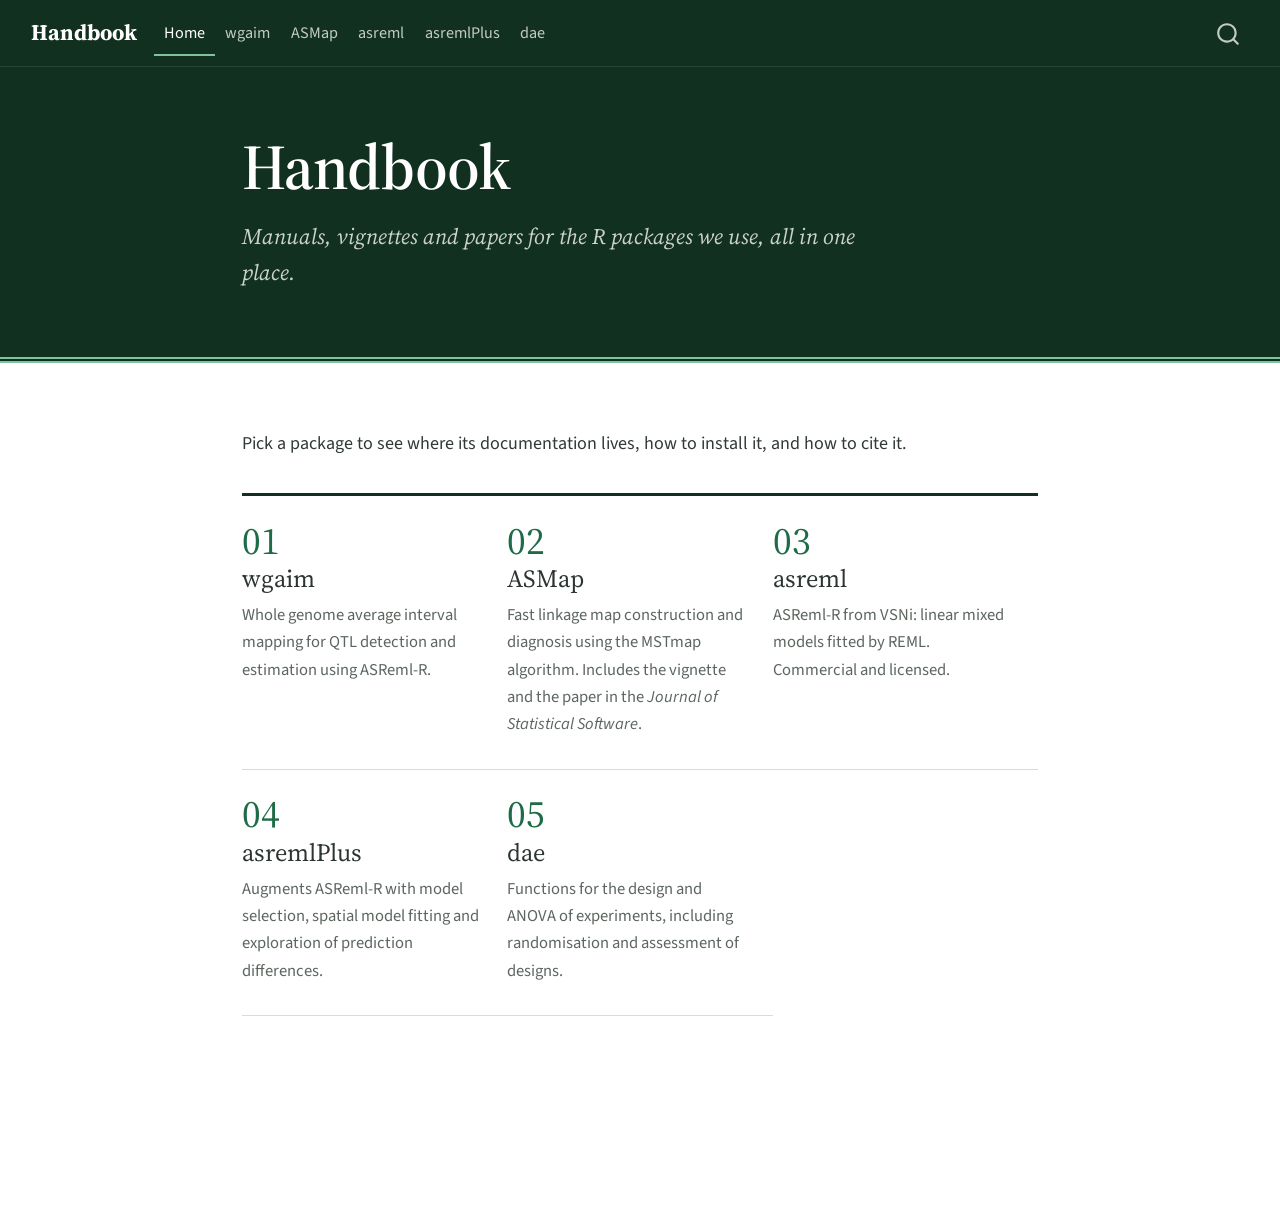
<file: index.html>
<!DOCTYPE html>
<html xmlns="http://www.w3.org/1999/xhtml" lang="en" xml:lang="en"><head>

<meta charset="utf-8">
<meta name="generator" content="quarto-1.10.18">

<meta name="viewport" content="width=device-width, initial-scale=1.0, user-scalable=yes">


<title>Handbook</title>
<style>
/* Default styles provided by pandoc.
** See https://pandoc.org/MANUAL.html#variables-for-html for config info.
*/
span.smallcaps{font-variant: small-caps;}
div.columns{display: flex; gap: 1.5em;}
div.column{flex: auto;}
@media screen {
div.columns{gap: min(4vw, 1.5em);}
div.column{overflow-x: auto;}
}
div.hanging-indent{margin-left: 1.5em; text-indent: -1.5em;}
ul.task-list{list-style: none;}
ul.task-list li input[type="checkbox"] {
  width: 0.8em;
  margin: 0 0.8em 0.2em -1em; /* quarto-specific, see https://github.com/quarto-dev/quarto-cli/issues/4556 */ 
  vertical-align: middle;
}
</style>


<script src="site_libs/quarto-nav/quarto-nav.js"></script>
<script src="site_libs/quarto-nav/headroom.min.js"></script>
<script src="site_libs/clipboard/clipboard.min.js"></script>
<script src="site_libs/quarto-search/autocomplete.umd.js"></script>
<script src="site_libs/quarto-search/fuse.min.js"></script>
<script src="site_libs/quarto-search/quarto-search.js"></script>
<meta name="quarto:offset" content="./">
<script src="site_libs/quarto-html/quarto.js" type="module"></script>
<script src="site_libs/quarto-html/tabsets/tabsets.js" type="module"></script>
<script src="site_libs/quarto-html/popper.min.js"></script>
<script src="site_libs/quarto-html/tippy.umd.min.js"></script>
<script src="site_libs/quarto-html/anchor.min.js"></script>
<link href="site_libs/quarto-html/tippy.css" rel="stylesheet">
<link href="site_libs/quarto-html/quarto-syntax-highlighting-aa138d3384c3638adcc6997213ef9472.css" rel="stylesheet" id="quarto-text-highlighting-styles">
<script src="site_libs/bootstrap/bootstrap.min.js"></script>
<link href="site_libs/bootstrap/bootstrap-icons.css" rel="stylesheet">
<link href="site_libs/bootstrap/bootstrap-03972ded73d9a951f995f123ca75a93f.min.css" rel="stylesheet" append-hash="true" id="quarto-bootstrap" data-mode="light">
<script id="quarto-search-options" type="application/json">{
  "location": "navbar",
  "copy-button": false,
  "collapse-after": 3,
  "panel-placement": "end",
  "type": "overlay",
  "limit": 50,
  "keyboard-shortcut": [
    "f",
    "/",
    "s"
  ],
  "show-item-context": false,
  "language": {
    "search-no-results-text": "No results",
    "search-matching-documents-text": "matching documents",
    "search-copy-link-title": "Copy link to search",
    "search-hide-matches-text": "Hide additional matches",
    "search-more-match-text": "more match in this document",
    "search-more-matches-text": "more matches in this document",
    "search-clear-button-title": "Clear",
    "search-text-placeholder": "",
    "search-detached-cancel-button-title": "Cancel",
    "search-submit-button-title": "Submit",
    "search-label": "Search"
  }
}</script>


</head>

<body class="nav-fixed fullcontent quarto-light">

<div id="quarto-search-results"></div>
  <header id="quarto-header" class="headroom fixed-top quarto-banner">
    <nav class="navbar navbar-expand-lg " data-bs-theme="dark">
      <div class="navbar-container container-fluid">
      <div class="navbar-brand-container mx-auto">
    <a class="navbar-brand" href="./index.html">
    <span class="navbar-title">Handbook</span>
    </a>
  </div>
            <div id="quarto-search" class="" title="Search"></div>
          <button class="navbar-toggler" type="button" data-bs-toggle="collapse" data-bs-target="#navbarCollapse" aria-controls="navbarCollapse" role="menu" aria-expanded="false" aria-label="Toggle navigation" onclick="if (window.quartoToggleHeadroom) { window.quartoToggleHeadroom(); }">
  <span class="navbar-toggler-icon"></span>
</button>
          <div class="collapse navbar-collapse" id="navbarCollapse">
            <ul class="navbar-nav navbar-nav-scroll me-auto">
  <li class="nav-item">
    <a class="nav-link active" href="./index.html" aria-current="page"> 
<span class="menu-text">Home</span></a>
  </li>  
  <li class="nav-item">
    <a class="nav-link" href="./packages/wgaim.html"> 
<span class="menu-text">wgaim</span></a>
  </li>  
  <li class="nav-item">
    <a class="nav-link" href="./packages/asmap.html"> 
<span class="menu-text">ASMap</span></a>
  </li>  
  <li class="nav-item">
    <a class="nav-link" href="./packages/asreml.html"> 
<span class="menu-text">asreml</span></a>
  </li>  
  <li class="nav-item">
    <a class="nav-link" href="./packages/asremlplus.html"> 
<span class="menu-text">asremlPlus</span></a>
  </li>  
  <li class="nav-item">
    <a class="nav-link" href="./packages/dae.html"> 
<span class="menu-text">dae</span></a>
  </li>  
</ul>
          </div> <!-- /navcollapse -->
            <div class="quarto-navbar-tools">
</div>
      </div> <!-- /container-fluid -->
    </nav>
</header>
<!-- content -->
<header id="title-block-header" class="quarto-title-block default page-columns page-full">
  <div class="quarto-title-banner page-columns page-full">
    <div class="quarto-title column-body">
      <h1 class="title">Handbook</h1>
            <p class="subtitle lead">Manuals, vignettes and papers for the R packages we use, all in one place.</p>
                      </div>
  </div>
    
  
  <div class="quarto-title-meta">

      
    
      
    </div>
    
  
  </header><div id="quarto-content" class="quarto-container page-columns page-rows-contents page-layout-article page-navbar">
<!-- sidebar -->
<!-- margin-sidebar -->
    
<!-- main -->
<main class="content quarto-banner-title-block" id="quarto-document-content">





<p>Pick a package to see where its documentation lives, how to install it, and how to cite it.</p>
<div class="pkg-grid">
<div class="pkg-card">
<p><span class="pkg-num">01</span></p>
<section id="wgaim" class="level3">
<h3 class="anchored" data-anchor-id="wgaim"><a href="./packages/wgaim.html">wgaim</a></h3>
<p>Whole genome average interval mapping for QTL detection and estimation using ASReml-R.</p>
</section>
</div>
<div class="pkg-card">
<p><span class="pkg-num">02</span></p>
<section id="asmap" class="level3">
<h3 class="anchored" data-anchor-id="asmap"><a href="./packages/asmap.html">ASMap</a></h3>
<p>Fast linkage map construction and diagnosis using the MSTmap algorithm. Includes the vignette and the paper in the <em>Journal of Statistical Software</em>.</p>
</section>
</div>
<div class="pkg-card">
<p><span class="pkg-num">03</span></p>
<section id="asreml" class="level3">
<h3 class="anchored" data-anchor-id="asreml"><a href="./packages/asreml.html">asreml</a></h3>
<p>ASReml-R from VSNi: linear mixed models fitted by REML. Commercial and licensed.</p>
</section>
</div>
<div class="pkg-card">
<p><span class="pkg-num">04</span></p>
<section id="asremlplus" class="level3">
<h3 class="anchored" data-anchor-id="asremlplus"><a href="./packages/asremlplus.html">asremlPlus</a></h3>
<p>Augments ASReml-R with model selection, spatial model fitting and exploration of prediction differences.</p>
</section>
</div>
<div class="pkg-card">
<p><span class="pkg-num">05</span></p>
<section id="dae" class="level3">
<h3 class="anchored" data-anchor-id="dae"><a href="./packages/dae.html">dae</a></h3>
<p>Functions for the design and ANOVA of experiments, including randomisation and assessment of designs.</p>
</section>
</div>
</div>



</main> <!-- /main -->
<script id="quarto-html-after-body" type="application/javascript">
  window.document.addEventListener("DOMContentLoaded", function (event) {
    const icon = "";
    const anchorJS = new window.AnchorJS();
    anchorJS.options = {
      placement: 'right',
      icon: icon
    };
    anchorJS.add('.anchored');
    const isCodeAnnotation = (el) => {
      for (const clz of el.classList) {
        if (clz.startsWith('code-annotation-')) {                     
          return true;
        }
      }
      return false;
    }
    const onCopySuccess = function(e) {
      // button target
      const button = e.trigger;
      // don't keep focus
      button.blur();
      // flash "checked"
      button.classList.add('code-copy-button-checked');
      var currentTitle = button.getAttribute("title");
      button.setAttribute("title", "Copied!");
      let tooltip;
      if (window.bootstrap) {
        button.setAttribute("data-bs-toggle", "tooltip");
        button.setAttribute("data-bs-placement", "left");
        button.setAttribute("data-bs-title", "Copied!");
        tooltip = new bootstrap.Tooltip(button, 
          { trigger: "manual", 
            customClass: "code-copy-button-tooltip",
            offset: [0, -8]});
        tooltip.show();    
      }
      setTimeout(function() {
        if (tooltip) {
          tooltip.hide();
          button.removeAttribute("data-bs-title");
          button.removeAttribute("data-bs-toggle");
          button.removeAttribute("data-bs-placement");
        }
        button.setAttribute("title", currentTitle);
        button.classList.remove('code-copy-button-checked');
      }, 1000);
      // clear code selection
      e.clearSelection();
    }
    const getTextToCopy = function(trigger) {
      const outerScaffold = trigger.parentElement.cloneNode(true);
      const codeEl = outerScaffold.querySelector('code');
      for (const childEl of codeEl.children) {
        if (isCodeAnnotation(childEl)) {
          childEl.remove();
        }
      }
      return codeEl.innerText;
    }
    const clipboard = new window.ClipboardJS('.code-copy-button:not([data-in-quarto-modal])', {
      text: getTextToCopy
    });
    clipboard.on('success', onCopySuccess);
    if (window.document.getElementById('quarto-embedded-source-code-modal')) {
      const clipboardModal = new window.ClipboardJS('.code-copy-button[data-in-quarto-modal]', {
        text: getTextToCopy,
        container: window.document.getElementById('quarto-embedded-source-code-modal')
      });
      clipboardModal.on('success', onCopySuccess);
    }
      var localhostRegex = new RegExp(/^(?:http|https):\/\/localhost\:?[0-9]*\//);
      var mailtoRegex = new RegExp(/^mailto:/);
        var filterRegex = new RegExp("https:\/\/AAGI-AUS\.github\.io\/handbook\/");
      var isInternal = (href) => {
          return filterRegex.test(href) || localhostRegex.test(href) || mailtoRegex.test(href);
      }
      // Inspect non-navigation links and adorn them if external
     var links = window.document.querySelectorAll('a[href]:not(.nav-link):not(.navbar-brand):not(.toc-action):not(.sidebar-link):not(.sidebar-item-toggle):not(.pagination-link):not(.no-external):not([aria-hidden]):not(.dropdown-item):not(.quarto-navigation-tool):not(.about-link)');
      for (var i=0; i<links.length; i++) {
        const link = links[i];
        if (!isInternal(link.href)) {
          // undo the damage that might have been done by quarto-nav.js in the case of
          // links that we want to consider external
          if (link.dataset.originalHref !== undefined) {
            link.href = link.dataset.originalHref;
          }
        }
      }
    function tippyHover(el, contentFn, onTriggerFn, onUntriggerFn) {
      const config = {
        allowHTML: true,
        maxWidth: 500,
        delay: 100,
        arrow: false,
        appendTo: function(el) {
            return el.parentElement;
        },
        interactive: true,
        interactiveBorder: 10,
        theme: 'quarto',
        placement: 'bottom-start',
      };
      if (contentFn) {
        config.content = contentFn;
      }
      if (onTriggerFn) {
        config.onTrigger = onTriggerFn;
      }
      if (onUntriggerFn) {
        config.onUntrigger = onUntriggerFn;
      }
      window.tippy(el, config); 
    }
    const noterefs = window.document.querySelectorAll('a[role="doc-noteref"]');
    for (var i=0; i<noterefs.length; i++) {
      const ref = noterefs[i];
      tippyHover(ref, function() {
        // use id or data attribute instead here
        let href = ref.getAttribute('data-footnote-href') || ref.getAttribute('href');
        try { href = new URL(href).hash; } catch {}
        const id = href.replace(/^#\/?/, "");
        const note = window.document.getElementById(id);
        if (note) {
          return note.innerHTML;
        } else {
          return "";
        }
      });
    }
    const xrefs = window.document.querySelectorAll('a.quarto-xref');
    const processXRef = (id, note) => {
      // Strip column container classes
      const stripColumnClz = (el) => {
        el.classList.remove("page-full", "page-columns");
        if (el.children) {
          for (const child of el.children) {
            stripColumnClz(child);
          }
        }
      }
      stripColumnClz(note)
      if (id === null || id.startsWith('sec-')) {
        // Special case sections, only their first couple elements
        const container = document.createElement("div");
        if (note.children && note.children.length > 2) {
          container.appendChild(note.children[0].cloneNode(true));
          for (let i = 1; i < note.children.length; i++) {
            const child = note.children[i];
            if (child.tagName === "P" && child.innerText === "") {
              continue;
            } else {
              container.appendChild(child.cloneNode(true));
              break;
            }
          }
          if (window.Quarto?.typesetMath) {
            window.Quarto.typesetMath(container);
          }
          return container.innerHTML
        } else {
          if (window.Quarto?.typesetMath) {
            window.Quarto.typesetMath(note);
          }
          return note.innerHTML;
        }
      } else {
        // Remove any anchor links if they are present
        const anchorLink = note.querySelector('a.anchorjs-link');
        if (anchorLink) {
          anchorLink.remove();
        }
        if (window.Quarto?.typesetMath) {
          window.Quarto.typesetMath(note);
        }
        if (note.classList.contains("callout")) {
          return note.outerHTML;
        } else {
          return note.innerHTML;
        }
      }
    }
    for (var i=0; i<xrefs.length; i++) {
      const xref = xrefs[i];
      tippyHover(xref, undefined, function(instance) {
        instance.disable();
        let url = xref.getAttribute('href');
        let hash = undefined; 
        if (url.startsWith('#')) {
          hash = url;
        } else {
          try { hash = new URL(url).hash; } catch {}
        }
        if (hash) {
          const id = hash.replace(/^#\/?/, "");
          const note = window.document.getElementById(id);
          if (note !== null) {
            try {
              const html = processXRef(id, note.cloneNode(true));
              instance.setContent(html);
            } finally {
              instance.enable();
              instance.show();
            }
          } else {
            // See if we can fetch this
            fetch(url.split('#')[0])
            .then(res => res.text())
            .then(html => {
              const parser = new DOMParser();
              const htmlDoc = parser.parseFromString(html, "text/html");
              const note = htmlDoc.getElementById(id);
              if (note !== null) {
                const html = processXRef(id, note);
                instance.setContent(html);
              } 
            }).finally(() => {
              instance.enable();
              instance.show();
            });
          }
        } else {
          // See if we can fetch a full url (with no hash to target)
          // This is a special case and we should probably do some content thinning / targeting
          fetch(url)
          .then(res => res.text())
          .then(html => {
            const parser = new DOMParser();
            const htmlDoc = parser.parseFromString(html, "text/html");
            const note = htmlDoc.querySelector('main.content');
            if (note !== null) {
              // This should only happen for chapter cross references
              // (since there is no id in the URL)
              // remove the first header
              if (note.children.length > 0 && note.children[0].tagName === "HEADER") {
                note.children[0].remove();
              }
              const html = processXRef(null, note);
              instance.setContent(html);
            } 
          }).finally(() => {
            instance.enable();
            instance.show();
          });
        }
      }, function(instance) {
      });
    }
        let selectedAnnoteEl;
        const selectorForAnnotation = ( cell, annotation) => {
          let cellAttr = 'data-code-cell="' + cell + '"';
          let lineAttr = 'data-code-annotation="' +  annotation + '"';
          const selector = 'span[' + cellAttr + '][' + lineAttr + ']';
          return selector;
        }
        const selectCodeLines = (annoteEl) => {
          const doc = window.document;
          const targetCell = annoteEl.getAttribute("data-target-cell");
          const targetAnnotation = annoteEl.getAttribute("data-target-annotation");
          const annoteSpan = window.document.querySelector(selectorForAnnotation(targetCell, targetAnnotation));
          const lines = annoteSpan.getAttribute("data-code-lines").split(",");
          const lineIds = lines.map((line) => {
            return targetCell + "-" + line;
          })
          let top = null;
          let height = null;
          let parent = null;
          if (lineIds.length > 0) {
              //compute the position of the single el (top and bottom and make a div)
              const el = window.document.getElementById(lineIds[0]);
              top = el.offsetTop;
              height = el.offsetHeight;
              parent = el.parentElement.parentElement;
            if (lineIds.length > 1) {
              const lastEl = window.document.getElementById(lineIds[lineIds.length - 1]);
              const bottom = lastEl.offsetTop + lastEl.offsetHeight;
              height = bottom - top;
            }
            if (top !== null && height !== null && parent !== null) {
              // cook up a div (if necessary) and position it 
              let div = window.document.getElementById("code-annotation-line-highlight");
              if (div === null) {
                div = window.document.createElement("div");
                div.setAttribute("id", "code-annotation-line-highlight");
                div.style.position = 'absolute';
                parent.appendChild(div);
              }
              div.style.top = top - 2 + "px";
              div.style.height = height + 4 + "px";
              div.style.left = 0;
              let gutterDiv = window.document.getElementById("code-annotation-line-highlight-gutter");
              if (gutterDiv === null) {
                gutterDiv = window.document.createElement("div");
                gutterDiv.setAttribute("id", "code-annotation-line-highlight-gutter");
                gutterDiv.style.position = 'absolute';
                const codeCell = window.document.getElementById(targetCell);
                const gutter = codeCell.querySelector('.code-annotation-gutter');
                gutter.appendChild(gutterDiv);
              }
              gutterDiv.style.top = top - 2 + "px";
              gutterDiv.style.height = height + 4 + "px";
            }
            selectedAnnoteEl = annoteEl;
          }
        };
        const unselectCodeLines = () => {
          const elementsIds = ["code-annotation-line-highlight", "code-annotation-line-highlight-gutter"];
          elementsIds.forEach((elId) => {
            const div = window.document.getElementById(elId);
            if (div) {
              div.remove();
            }
          });
          selectedAnnoteEl = undefined;
        };
          // Handle positioning of the toggle
      window.addEventListener(
        "resize",
        throttle(() => {
          elRect = undefined;
          if (selectedAnnoteEl) {
            selectCodeLines(selectedAnnoteEl);
          }
        }, 10)
      );
      function throttle(fn, ms) {
      let throttle = false;
      let timer;
        return (...args) => {
          if(!throttle) { // first call gets through
              fn.apply(this, args);
              throttle = true;
          } else { // all the others get throttled
              if(timer) clearTimeout(timer); // cancel #2
              timer = setTimeout(() => {
                fn.apply(this, args);
                timer = throttle = false;
              }, ms);
          }
        };
      }
        // Attach click handler to the DT
        const annoteDls = window.document.querySelectorAll('dt[data-target-cell]');
        for (const annoteDlNode of annoteDls) {
          annoteDlNode.addEventListener('click', (event) => {
            const clickedEl = event.target;
            if (clickedEl !== selectedAnnoteEl) {
              unselectCodeLines();
              const activeEl = window.document.querySelector('dt[data-target-cell].code-annotation-active');
              if (activeEl) {
                activeEl.classList.remove('code-annotation-active');
              }
              selectCodeLines(clickedEl);
              clickedEl.classList.add('code-annotation-active');
            } else {
              // Unselect the line
              unselectCodeLines();
              clickedEl.classList.remove('code-annotation-active');
            }
          });
        }
    const findCites = (el) => {
      const parentEl = el.parentElement;
      if (parentEl) {
        const cites = parentEl.dataset.cites;
        if (cites) {
          return {
            el,
            cites: cites.split(' ')
          };
        } else {
          return findCites(el.parentElement)
        }
      } else {
        return undefined;
      }
    };
    var bibliorefs = window.document.querySelectorAll('a[role="doc-biblioref"]');
    for (var i=0; i<bibliorefs.length; i++) {
      const ref = bibliorefs[i];
      const citeInfo = findCites(ref);
      if (citeInfo) {
        tippyHover(citeInfo.el, function() {
          var popup = window.document.createElement('div');
          citeInfo.cites.forEach(function(cite) {
            var citeDiv = window.document.createElement('div');
            citeDiv.classList.add('hanging-indent');
            citeDiv.classList.add('csl-entry');
            var biblioDiv = window.document.getElementById('ref-' + cite);
            if (biblioDiv) {
              citeDiv.innerHTML = biblioDiv.innerHTML;
            }
            popup.appendChild(citeDiv);
          });
          return popup.innerHTML;
        });
      }
    }
  });
  </script>
</div> <!-- /content -->




</body></html>
</file>
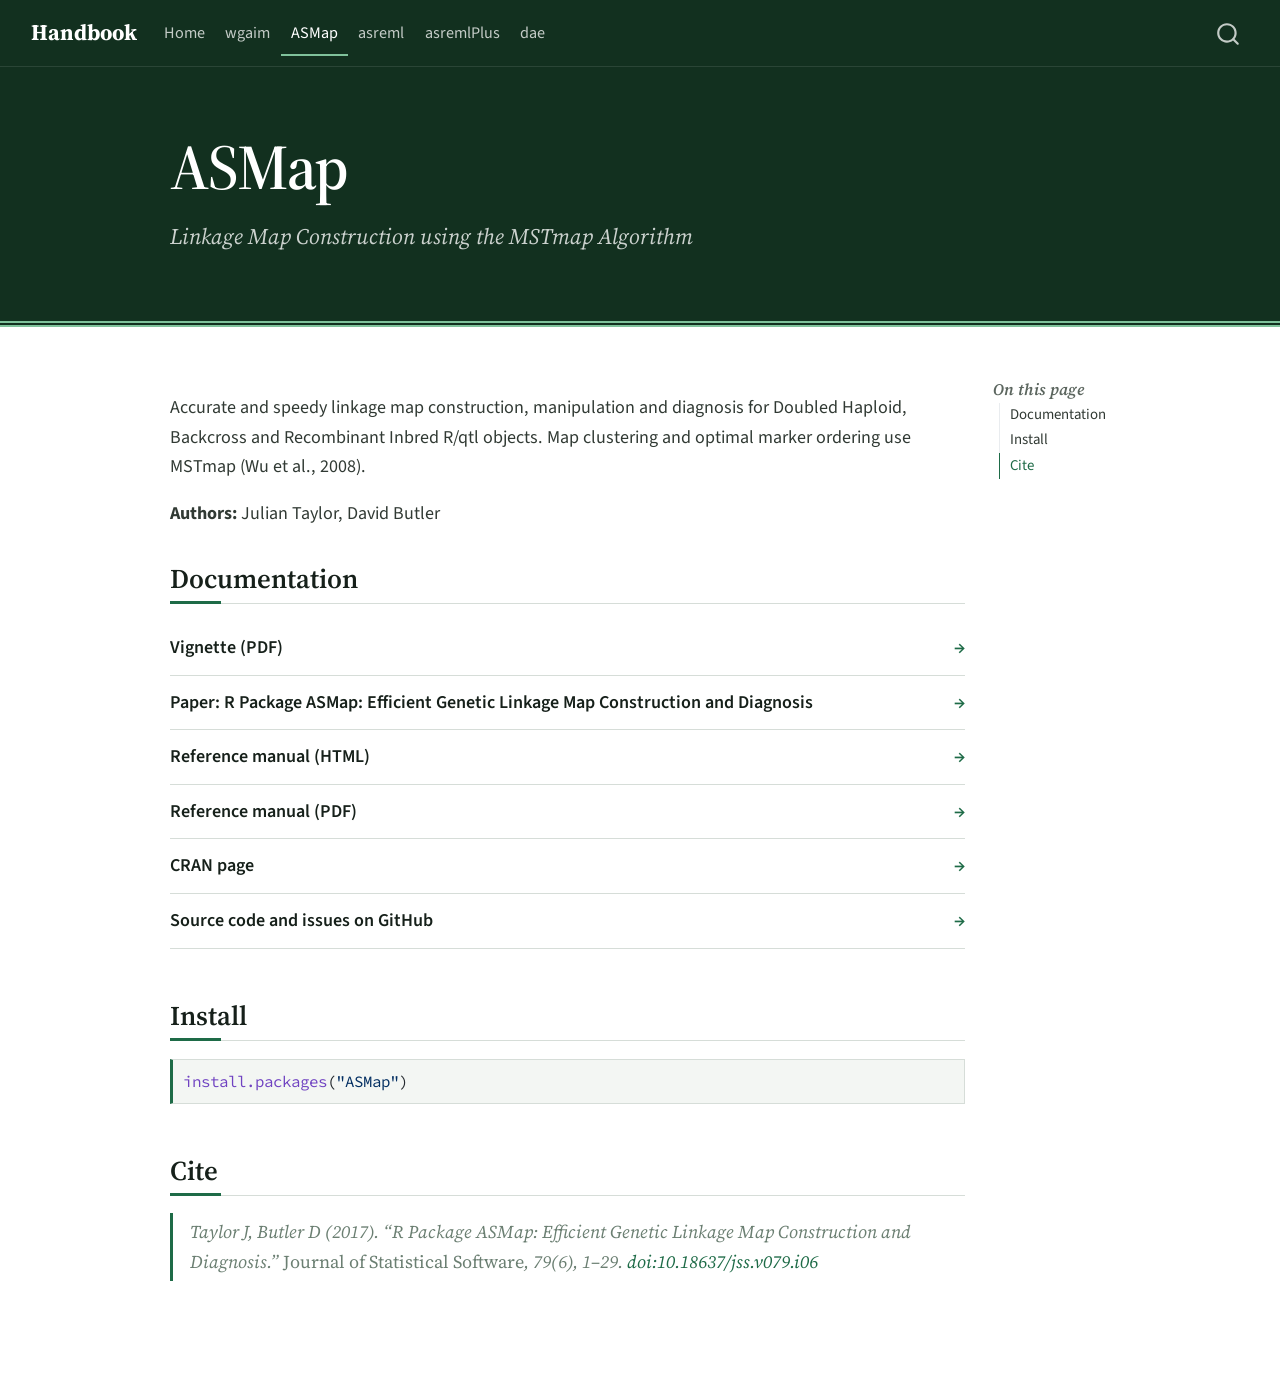
<file: packages/asmap.html>
<!DOCTYPE html>
<html xmlns="http://www.w3.org/1999/xhtml" lang="en" xml:lang="en"><head>

<meta charset="utf-8">
<meta name="generator" content="quarto-1.10.18">

<meta name="viewport" content="width=device-width, initial-scale=1.0, user-scalable=yes">


<title>ASMap – Handbook</title>
<style>
/* Default styles provided by pandoc.
** See https://pandoc.org/MANUAL.html#variables-for-html for config info.
*/
span.smallcaps{font-variant: small-caps;}
div.columns{display: flex; gap: 1.5em;}
div.column{flex: auto;}
@media screen {
div.columns{gap: min(4vw, 1.5em);}
div.column{overflow-x: auto;}
}
div.hanging-indent{margin-left: 1.5em; text-indent: -1.5em;}
ul.task-list{list-style: none;}
ul.task-list li input[type="checkbox"] {
  width: 0.8em;
  margin: 0 0.8em 0.2em -1em; /* quarto-specific, see https://github.com/quarto-dev/quarto-cli/issues/4556 */ 
  vertical-align: middle;
}
/* CSS for syntax highlighting */
html { -webkit-text-size-adjust: 100%; }
pre > code.sourceCode { white-space: pre; position: relative; }
pre > code.sourceCode > span { display: inline-block; line-height: 1.25; }
pre > code.sourceCode > span:empty { height: 1.2em; }
.sourceCode { overflow: visible; }
code.sourceCode > span { color: inherit; text-decoration: inherit; }
div.sourceCode { margin: 1em 0; }
pre.sourceCode { margin: 0; }
@media screen {
div.sourceCode { overflow: auto; }
}
@media print {
pre > code.sourceCode { white-space: pre-wrap; }
pre > code.sourceCode > span { text-indent: -5em; padding-left: 5em; }
}
pre.numberSource code
  { counter-reset: source-line 0; }
pre.numberSource code > span
  { position: relative; left: -4em; counter-increment: source-line; }
pre.numberSource code > span > a:first-child::before
  { content: counter(source-line);
    position: relative; left: -1em; text-align: right; vertical-align: baseline;
    border: none; display: inline-block;
    -webkit-touch-callout: none; -webkit-user-select: none;
    -khtml-user-select: none; -moz-user-select: none;
    -ms-user-select: none; user-select: none;
    padding: 0 4px; width: 4em;
  }
pre.numberSource { margin-left: 3em;  padding-left: 4px; }
div.sourceCode
  {   }
@media screen {
pre > code.sourceCode > span > a:first-child::before { text-decoration: underline; }
}
</style>


<script src="../site_libs/quarto-nav/quarto-nav.js"></script>
<script src="../site_libs/quarto-nav/headroom.min.js"></script>
<script src="../site_libs/clipboard/clipboard.min.js"></script>
<script src="../site_libs/quarto-search/autocomplete.umd.js"></script>
<script src="../site_libs/quarto-search/fuse.min.js"></script>
<script src="../site_libs/quarto-search/quarto-search.js"></script>
<meta name="quarto:offset" content="../">
<script src="../site_libs/quarto-html/quarto.js" type="module"></script>
<script src="../site_libs/quarto-html/tabsets/tabsets.js" type="module"></script>
<script src="../site_libs/quarto-html/popper.min.js"></script>
<script src="../site_libs/quarto-html/tippy.umd.min.js"></script>
<script src="../site_libs/quarto-html/anchor.min.js"></script>
<link href="../site_libs/quarto-html/tippy.css" rel="stylesheet">
<link href="../site_libs/quarto-html/quarto-syntax-highlighting-aa138d3384c3638adcc6997213ef9472.css" rel="stylesheet" id="quarto-text-highlighting-styles">
<script src="../site_libs/bootstrap/bootstrap.min.js"></script>
<link href="../site_libs/bootstrap/bootstrap-icons.css" rel="stylesheet">
<link href="../site_libs/bootstrap/bootstrap-03972ded73d9a951f995f123ca75a93f.min.css" rel="stylesheet" append-hash="true" id="quarto-bootstrap" data-mode="light">
<script id="quarto-search-options" type="application/json">{
  "location": "navbar",
  "copy-button": false,
  "collapse-after": 3,
  "panel-placement": "end",
  "type": "overlay",
  "limit": 50,
  "keyboard-shortcut": [
    "f",
    "/",
    "s"
  ],
  "show-item-context": false,
  "language": {
    "search-no-results-text": "No results",
    "search-matching-documents-text": "matching documents",
    "search-copy-link-title": "Copy link to search",
    "search-hide-matches-text": "Hide additional matches",
    "search-more-match-text": "more match in this document",
    "search-more-matches-text": "more matches in this document",
    "search-clear-button-title": "Clear",
    "search-text-placeholder": "",
    "search-detached-cancel-button-title": "Cancel",
    "search-submit-button-title": "Submit",
    "search-label": "Search"
  }
}</script>


</head>

<body class="nav-fixed quarto-light">

<div id="quarto-search-results"></div>
  <header id="quarto-header" class="headroom fixed-top quarto-banner">
    <nav class="navbar navbar-expand-lg " data-bs-theme="dark">
      <div class="navbar-container container-fluid">
      <div class="navbar-brand-container mx-auto">
    <a class="navbar-brand" href="../index.html">
    <span class="navbar-title">Handbook</span>
    </a>
  </div>
            <div id="quarto-search" class="" title="Search"></div>
          <button class="navbar-toggler" type="button" data-bs-toggle="collapse" data-bs-target="#navbarCollapse" aria-controls="navbarCollapse" role="menu" aria-expanded="false" aria-label="Toggle navigation" onclick="if (window.quartoToggleHeadroom) { window.quartoToggleHeadroom(); }">
  <span class="navbar-toggler-icon"></span>
</button>
          <div class="collapse navbar-collapse" id="navbarCollapse">
            <ul class="navbar-nav navbar-nav-scroll me-auto">
  <li class="nav-item">
    <a class="nav-link" href="../index.html"> 
<span class="menu-text">Home</span></a>
  </li>  
  <li class="nav-item">
    <a class="nav-link" href="../packages/wgaim.html"> 
<span class="menu-text">wgaim</span></a>
  </li>  
  <li class="nav-item">
    <a class="nav-link active" href="../packages/asmap.html" aria-current="page"> 
<span class="menu-text">ASMap</span></a>
  </li>  
  <li class="nav-item">
    <a class="nav-link" href="../packages/asreml.html"> 
<span class="menu-text">asreml</span></a>
  </li>  
  <li class="nav-item">
    <a class="nav-link" href="../packages/asremlplus.html"> 
<span class="menu-text">asremlPlus</span></a>
  </li>  
  <li class="nav-item">
    <a class="nav-link" href="../packages/dae.html"> 
<span class="menu-text">dae</span></a>
  </li>  
</ul>
          </div> <!-- /navcollapse -->
            <div class="quarto-navbar-tools">
</div>
      </div> <!-- /container-fluid -->
    </nav>
</header>
<!-- content -->
<header id="title-block-header" class="quarto-title-block default page-columns page-full">
  <div class="quarto-title-banner page-columns page-full">
    <div class="quarto-title column-body">
      <h1 class="title">ASMap</h1>
            <p class="subtitle lead">Linkage Map Construction using the MSTmap Algorithm</p>
                      </div>
  </div>
    
  
  <div class="quarto-title-meta">

      
    
      
    </div>
    
  
  </header><div id="quarto-content" class="quarto-container page-columns page-rows-contents page-layout-article page-navbar">
<!-- sidebar -->
<!-- margin-sidebar -->
    <div id="quarto-margin-sidebar" class="sidebar margin-sidebar">
        <nav id="TOC" role="doc-toc" class="toc-active">
    <h2 id="toc-title">On this page</h2>
   
  <ul>
  <li><a href="#documentation" id="toc-documentation" class="nav-link active" data-scroll-target="#documentation">Documentation</a></li>
  <li><a href="#install" id="toc-install" class="nav-link" data-scroll-target="#install">Install</a></li>
  <li><a href="#cite" id="toc-cite" class="nav-link" data-scroll-target="#cite">Cite</a></li>
  </ul>
</nav>
    </div>
<!-- main -->
<main class="content quarto-banner-title-block" id="quarto-document-content">





<p>Accurate and speedy linkage map construction, manipulation and diagnosis for Doubled Haploid, Backcross and Recombinant Inbred R/qtl objects. Map clustering and optimal marker ordering use MSTmap (Wu et al., 2008).</p>
<p><strong>Authors:</strong> Julian Taylor, David Butler</p>
<section id="documentation" class="level2">
<h2 class="anchored" data-anchor-id="documentation">Documentation</h2>
<div class="resource-list">
<ul>
<li><a href="https://cran.r-project.org/web/packages/ASMap/vignettes/asmapvignette.pdf">Vignette (PDF)</a></li>
<li><a href="https://doi.org/10.18637/jss.v079.i06">Paper: R Package ASMap: Efficient Genetic Linkage Map Construction and Diagnosis</a></li>
<li><a href="https://cran.r-project.org/web/packages/ASMap/refman/ASMap.html">Reference manual (HTML)</a></li>
<li><a href="https://cran.r-project.org/web/packages/ASMap/ASMap.pdf">Reference manual (PDF)</a></li>
<li><a href="https://CRAN.R-project.org/package=ASMap">CRAN page</a></li>
<li><a href="https://github.com/DrJ001/ASMap">Source code and issues on GitHub</a></li>
</ul>
</div>
</section>
<section id="install" class="level2">
<h2 class="anchored" data-anchor-id="install">Install</h2>
<div class="code-copy-outer-scaffold"><div class="sourceCode" id="cb1"><pre class="sourceCode r code-with-copy"><code class="sourceCode r"><span id="cb1-1"><a href="#cb1-1" aria-hidden="true" tabindex="-1"></a><span class="fu">install.packages</span>(<span class="st">"ASMap"</span>)</span></code></pre></div><button title="Copy to Clipboard" class="code-copy-button"><i class="bi"></i></button></div>
</section>
<section id="cite" class="level2">
<h2 class="anchored" data-anchor-id="cite">Cite</h2>
<blockquote class="blockquote">
<p>Taylor J, Butler D (2017). “R Package ASMap: Efficient Genetic Linkage Map Construction and Diagnosis.” <em>Journal of Statistical Software</em>, 79(6), 1–29. <a href="https://doi.org/10.18637/jss.v079.i06">doi:10.18637/jss.v079.i06</a></p>
</blockquote>


</section>

</main> <!-- /main -->
<script id="quarto-html-after-body" type="application/javascript">
  window.document.addEventListener("DOMContentLoaded", function (event) {
    const icon = "";
    const anchorJS = new window.AnchorJS();
    anchorJS.options = {
      placement: 'right',
      icon: icon
    };
    anchorJS.add('.anchored');
    const isCodeAnnotation = (el) => {
      for (const clz of el.classList) {
        if (clz.startsWith('code-annotation-')) {                     
          return true;
        }
      }
      return false;
    }
    const onCopySuccess = function(e) {
      // button target
      const button = e.trigger;
      // don't keep focus
      button.blur();
      // flash "checked"
      button.classList.add('code-copy-button-checked');
      var currentTitle = button.getAttribute("title");
      button.setAttribute("title", "Copied!");
      let tooltip;
      if (window.bootstrap) {
        button.setAttribute("data-bs-toggle", "tooltip");
        button.setAttribute("data-bs-placement", "left");
        button.setAttribute("data-bs-title", "Copied!");
        tooltip = new bootstrap.Tooltip(button, 
          { trigger: "manual", 
            customClass: "code-copy-button-tooltip",
            offset: [0, -8]});
        tooltip.show();    
      }
      setTimeout(function() {
        if (tooltip) {
          tooltip.hide();
          button.removeAttribute("data-bs-title");
          button.removeAttribute("data-bs-toggle");
          button.removeAttribute("data-bs-placement");
        }
        button.setAttribute("title", currentTitle);
        button.classList.remove('code-copy-button-checked');
      }, 1000);
      // clear code selection
      e.clearSelection();
    }
    const getTextToCopy = function(trigger) {
      const outerScaffold = trigger.parentElement.cloneNode(true);
      const codeEl = outerScaffold.querySelector('code');
      for (const childEl of codeEl.children) {
        if (isCodeAnnotation(childEl)) {
          childEl.remove();
        }
      }
      return codeEl.innerText;
    }
    const clipboard = new window.ClipboardJS('.code-copy-button:not([data-in-quarto-modal])', {
      text: getTextToCopy
    });
    clipboard.on('success', onCopySuccess);
    if (window.document.getElementById('quarto-embedded-source-code-modal')) {
      const clipboardModal = new window.ClipboardJS('.code-copy-button[data-in-quarto-modal]', {
        text: getTextToCopy,
        container: window.document.getElementById('quarto-embedded-source-code-modal')
      });
      clipboardModal.on('success', onCopySuccess);
    }
      var localhostRegex = new RegExp(/^(?:http|https):\/\/localhost\:?[0-9]*\//);
      var mailtoRegex = new RegExp(/^mailto:/);
        var filterRegex = new RegExp("https:\/\/AAGI-AUS\.github\.io\/handbook\/");
      var isInternal = (href) => {
          return filterRegex.test(href) || localhostRegex.test(href) || mailtoRegex.test(href);
      }
      // Inspect non-navigation links and adorn them if external
     var links = window.document.querySelectorAll('a[href]:not(.nav-link):not(.navbar-brand):not(.toc-action):not(.sidebar-link):not(.sidebar-item-toggle):not(.pagination-link):not(.no-external):not([aria-hidden]):not(.dropdown-item):not(.quarto-navigation-tool):not(.about-link)');
      for (var i=0; i<links.length; i++) {
        const link = links[i];
        if (!isInternal(link.href)) {
          // undo the damage that might have been done by quarto-nav.js in the case of
          // links that we want to consider external
          if (link.dataset.originalHref !== undefined) {
            link.href = link.dataset.originalHref;
          }
        }
      }
    function tippyHover(el, contentFn, onTriggerFn, onUntriggerFn) {
      const config = {
        allowHTML: true,
        maxWidth: 500,
        delay: 100,
        arrow: false,
        appendTo: function(el) {
            return el.parentElement;
        },
        interactive: true,
        interactiveBorder: 10,
        theme: 'quarto',
        placement: 'bottom-start',
      };
      if (contentFn) {
        config.content = contentFn;
      }
      if (onTriggerFn) {
        config.onTrigger = onTriggerFn;
      }
      if (onUntriggerFn) {
        config.onUntrigger = onUntriggerFn;
      }
      window.tippy(el, config); 
    }
    const noterefs = window.document.querySelectorAll('a[role="doc-noteref"]');
    for (var i=0; i<noterefs.length; i++) {
      const ref = noterefs[i];
      tippyHover(ref, function() {
        // use id or data attribute instead here
        let href = ref.getAttribute('data-footnote-href') || ref.getAttribute('href');
        try { href = new URL(href).hash; } catch {}
        const id = href.replace(/^#\/?/, "");
        const note = window.document.getElementById(id);
        if (note) {
          return note.innerHTML;
        } else {
          return "";
        }
      });
    }
    const xrefs = window.document.querySelectorAll('a.quarto-xref');
    const processXRef = (id, note) => {
      // Strip column container classes
      const stripColumnClz = (el) => {
        el.classList.remove("page-full", "page-columns");
        if (el.children) {
          for (const child of el.children) {
            stripColumnClz(child);
          }
        }
      }
      stripColumnClz(note)
      if (id === null || id.startsWith('sec-')) {
        // Special case sections, only their first couple elements
        const container = document.createElement("div");
        if (note.children && note.children.length > 2) {
          container.appendChild(note.children[0].cloneNode(true));
          for (let i = 1; i < note.children.length; i++) {
            const child = note.children[i];
            if (child.tagName === "P" && child.innerText === "") {
              continue;
            } else {
              container.appendChild(child.cloneNode(true));
              break;
            }
          }
          if (window.Quarto?.typesetMath) {
            window.Quarto.typesetMath(container);
          }
          return container.innerHTML
        } else {
          if (window.Quarto?.typesetMath) {
            window.Quarto.typesetMath(note);
          }
          return note.innerHTML;
        }
      } else {
        // Remove any anchor links if they are present
        const anchorLink = note.querySelector('a.anchorjs-link');
        if (anchorLink) {
          anchorLink.remove();
        }
        if (window.Quarto?.typesetMath) {
          window.Quarto.typesetMath(note);
        }
        if (note.classList.contains("callout")) {
          return note.outerHTML;
        } else {
          return note.innerHTML;
        }
      }
    }
    for (var i=0; i<xrefs.length; i++) {
      const xref = xrefs[i];
      tippyHover(xref, undefined, function(instance) {
        instance.disable();
        let url = xref.getAttribute('href');
        let hash = undefined; 
        if (url.startsWith('#')) {
          hash = url;
        } else {
          try { hash = new URL(url).hash; } catch {}
        }
        if (hash) {
          const id = hash.replace(/^#\/?/, "");
          const note = window.document.getElementById(id);
          if (note !== null) {
            try {
              const html = processXRef(id, note.cloneNode(true));
              instance.setContent(html);
            } finally {
              instance.enable();
              instance.show();
            }
          } else {
            // See if we can fetch this
            fetch(url.split('#')[0])
            .then(res => res.text())
            .then(html => {
              const parser = new DOMParser();
              const htmlDoc = parser.parseFromString(html, "text/html");
              const note = htmlDoc.getElementById(id);
              if (note !== null) {
                const html = processXRef(id, note);
                instance.setContent(html);
              } 
            }).finally(() => {
              instance.enable();
              instance.show();
            });
          }
        } else {
          // See if we can fetch a full url (with no hash to target)
          // This is a special case and we should probably do some content thinning / targeting
          fetch(url)
          .then(res => res.text())
          .then(html => {
            const parser = new DOMParser();
            const htmlDoc = parser.parseFromString(html, "text/html");
            const note = htmlDoc.querySelector('main.content');
            if (note !== null) {
              // This should only happen for chapter cross references
              // (since there is no id in the URL)
              // remove the first header
              if (note.children.length > 0 && note.children[0].tagName === "HEADER") {
                note.children[0].remove();
              }
              const html = processXRef(null, note);
              instance.setContent(html);
            } 
          }).finally(() => {
            instance.enable();
            instance.show();
          });
        }
      }, function(instance) {
      });
    }
        let selectedAnnoteEl;
        const selectorForAnnotation = ( cell, annotation) => {
          let cellAttr = 'data-code-cell="' + cell + '"';
          let lineAttr = 'data-code-annotation="' +  annotation + '"';
          const selector = 'span[' + cellAttr + '][' + lineAttr + ']';
          return selector;
        }
        const selectCodeLines = (annoteEl) => {
          const doc = window.document;
          const targetCell = annoteEl.getAttribute("data-target-cell");
          const targetAnnotation = annoteEl.getAttribute("data-target-annotation");
          const annoteSpan = window.document.querySelector(selectorForAnnotation(targetCell, targetAnnotation));
          const lines = annoteSpan.getAttribute("data-code-lines").split(",");
          const lineIds = lines.map((line) => {
            return targetCell + "-" + line;
          })
          let top = null;
          let height = null;
          let parent = null;
          if (lineIds.length > 0) {
              //compute the position of the single el (top and bottom and make a div)
              const el = window.document.getElementById(lineIds[0]);
              top = el.offsetTop;
              height = el.offsetHeight;
              parent = el.parentElement.parentElement;
            if (lineIds.length > 1) {
              const lastEl = window.document.getElementById(lineIds[lineIds.length - 1]);
              const bottom = lastEl.offsetTop + lastEl.offsetHeight;
              height = bottom - top;
            }
            if (top !== null && height !== null && parent !== null) {
              // cook up a div (if necessary) and position it 
              let div = window.document.getElementById("code-annotation-line-highlight");
              if (div === null) {
                div = window.document.createElement("div");
                div.setAttribute("id", "code-annotation-line-highlight");
                div.style.position = 'absolute';
                parent.appendChild(div);
              }
              div.style.top = top - 2 + "px";
              div.style.height = height + 4 + "px";
              div.style.left = 0;
              let gutterDiv = window.document.getElementById("code-annotation-line-highlight-gutter");
              if (gutterDiv === null) {
                gutterDiv = window.document.createElement("div");
                gutterDiv.setAttribute("id", "code-annotation-line-highlight-gutter");
                gutterDiv.style.position = 'absolute';
                const codeCell = window.document.getElementById(targetCell);
                const gutter = codeCell.querySelector('.code-annotation-gutter');
                gutter.appendChild(gutterDiv);
              }
              gutterDiv.style.top = top - 2 + "px";
              gutterDiv.style.height = height + 4 + "px";
            }
            selectedAnnoteEl = annoteEl;
          }
        };
        const unselectCodeLines = () => {
          const elementsIds = ["code-annotation-line-highlight", "code-annotation-line-highlight-gutter"];
          elementsIds.forEach((elId) => {
            const div = window.document.getElementById(elId);
            if (div) {
              div.remove();
            }
          });
          selectedAnnoteEl = undefined;
        };
          // Handle positioning of the toggle
      window.addEventListener(
        "resize",
        throttle(() => {
          elRect = undefined;
          if (selectedAnnoteEl) {
            selectCodeLines(selectedAnnoteEl);
          }
        }, 10)
      );
      function throttle(fn, ms) {
      let throttle = false;
      let timer;
        return (...args) => {
          if(!throttle) { // first call gets through
              fn.apply(this, args);
              throttle = true;
          } else { // all the others get throttled
              if(timer) clearTimeout(timer); // cancel #2
              timer = setTimeout(() => {
                fn.apply(this, args);
                timer = throttle = false;
              }, ms);
          }
        };
      }
        // Attach click handler to the DT
        const annoteDls = window.document.querySelectorAll('dt[data-target-cell]');
        for (const annoteDlNode of annoteDls) {
          annoteDlNode.addEventListener('click', (event) => {
            const clickedEl = event.target;
            if (clickedEl !== selectedAnnoteEl) {
              unselectCodeLines();
              const activeEl = window.document.querySelector('dt[data-target-cell].code-annotation-active');
              if (activeEl) {
                activeEl.classList.remove('code-annotation-active');
              }
              selectCodeLines(clickedEl);
              clickedEl.classList.add('code-annotation-active');
            } else {
              // Unselect the line
              unselectCodeLines();
              clickedEl.classList.remove('code-annotation-active');
            }
          });
        }
    const findCites = (el) => {
      const parentEl = el.parentElement;
      if (parentEl) {
        const cites = parentEl.dataset.cites;
        if (cites) {
          return {
            el,
            cites: cites.split(' ')
          };
        } else {
          return findCites(el.parentElement)
        }
      } else {
        return undefined;
      }
    };
    var bibliorefs = window.document.querySelectorAll('a[role="doc-biblioref"]');
    for (var i=0; i<bibliorefs.length; i++) {
      const ref = bibliorefs[i];
      const citeInfo = findCites(ref);
      if (citeInfo) {
        tippyHover(citeInfo.el, function() {
          var popup = window.document.createElement('div');
          citeInfo.cites.forEach(function(cite) {
            var citeDiv = window.document.createElement('div');
            citeDiv.classList.add('hanging-indent');
            citeDiv.classList.add('csl-entry');
            var biblioDiv = window.document.getElementById('ref-' + cite);
            if (biblioDiv) {
              citeDiv.innerHTML = biblioDiv.innerHTML;
            }
            popup.appendChild(citeDiv);
          });
          return popup.innerHTML;
        });
      }
    }
  });
  </script>
</div> <!-- /content -->




</body></html>
</file>
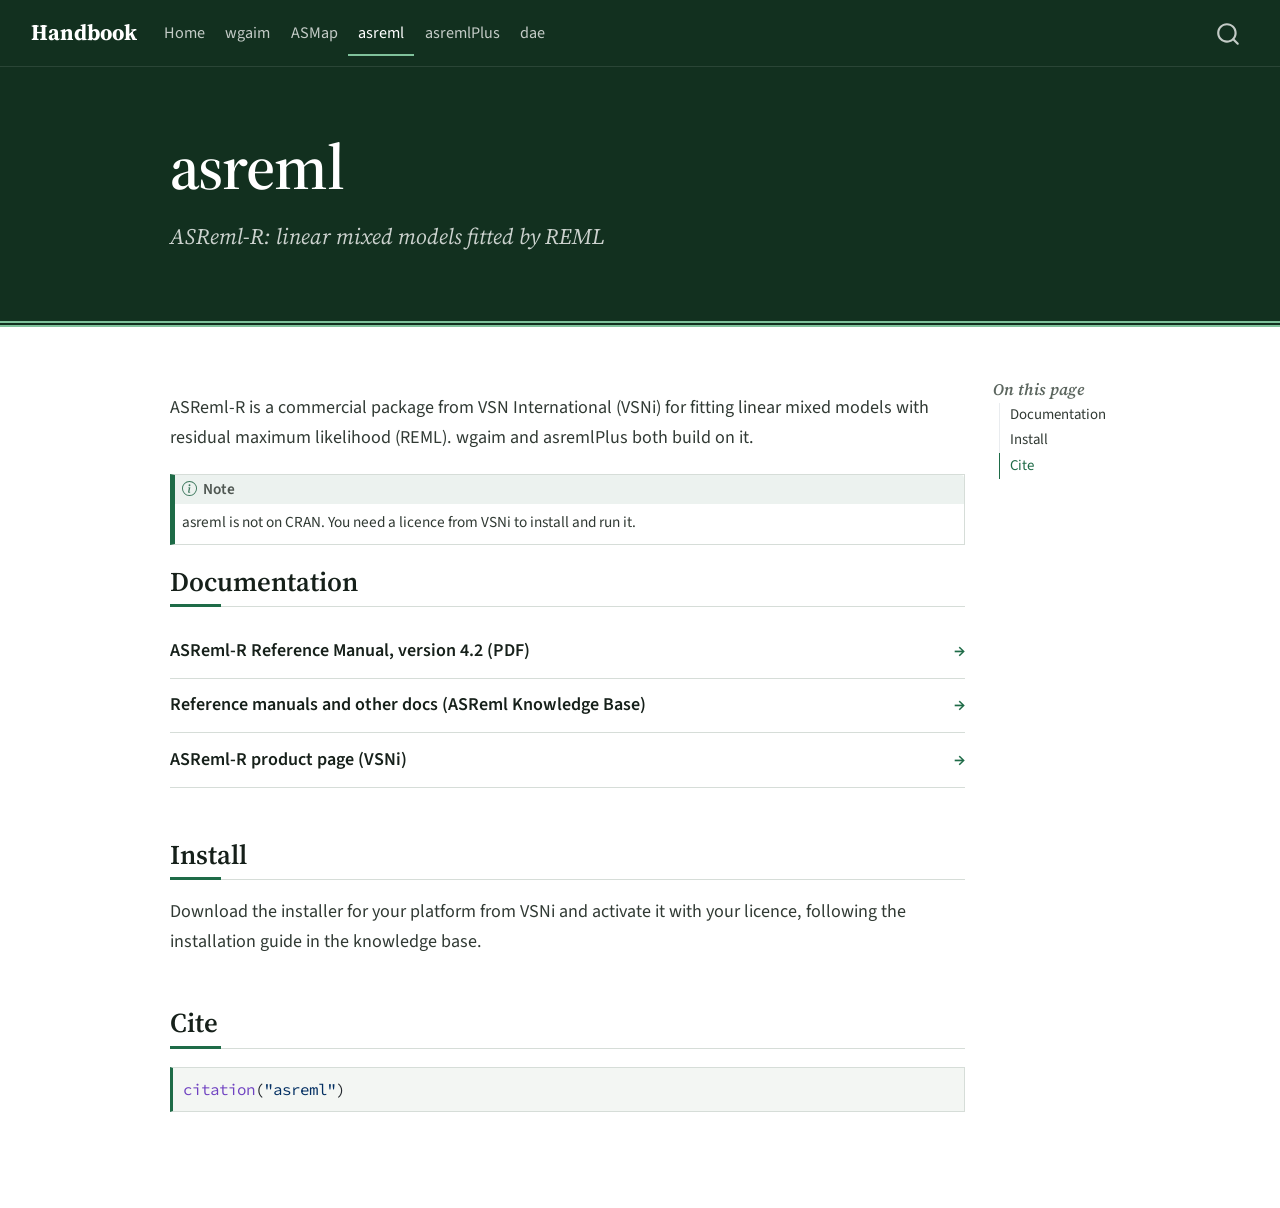
<file: packages/asreml.html>
<!DOCTYPE html>
<html xmlns="http://www.w3.org/1999/xhtml" lang="en" xml:lang="en"><head>

<meta charset="utf-8">
<meta name="generator" content="quarto-1.10.18">

<meta name="viewport" content="width=device-width, initial-scale=1.0, user-scalable=yes">


<title>asreml – Handbook</title>
<style>
/* Default styles provided by pandoc.
** See https://pandoc.org/MANUAL.html#variables-for-html for config info.
*/
span.smallcaps{font-variant: small-caps;}
div.columns{display: flex; gap: 1.5em;}
div.column{flex: auto;}
@media screen {
div.columns{gap: min(4vw, 1.5em);}
div.column{overflow-x: auto;}
}
div.hanging-indent{margin-left: 1.5em; text-indent: -1.5em;}
ul.task-list{list-style: none;}
ul.task-list li input[type="checkbox"] {
  width: 0.8em;
  margin: 0 0.8em 0.2em -1em; /* quarto-specific, see https://github.com/quarto-dev/quarto-cli/issues/4556 */ 
  vertical-align: middle;
}
/* CSS for syntax highlighting */
html { -webkit-text-size-adjust: 100%; }
pre > code.sourceCode { white-space: pre; position: relative; }
pre > code.sourceCode > span { display: inline-block; line-height: 1.25; }
pre > code.sourceCode > span:empty { height: 1.2em; }
.sourceCode { overflow: visible; }
code.sourceCode > span { color: inherit; text-decoration: inherit; }
div.sourceCode { margin: 1em 0; }
pre.sourceCode { margin: 0; }
@media screen {
div.sourceCode { overflow: auto; }
}
@media print {
pre > code.sourceCode { white-space: pre-wrap; }
pre > code.sourceCode > span { text-indent: -5em; padding-left: 5em; }
}
pre.numberSource code
  { counter-reset: source-line 0; }
pre.numberSource code > span
  { position: relative; left: -4em; counter-increment: source-line; }
pre.numberSource code > span > a:first-child::before
  { content: counter(source-line);
    position: relative; left: -1em; text-align: right; vertical-align: baseline;
    border: none; display: inline-block;
    -webkit-touch-callout: none; -webkit-user-select: none;
    -khtml-user-select: none; -moz-user-select: none;
    -ms-user-select: none; user-select: none;
    padding: 0 4px; width: 4em;
  }
pre.numberSource { margin-left: 3em;  padding-left: 4px; }
div.sourceCode
  {   }
@media screen {
pre > code.sourceCode > span > a:first-child::before { text-decoration: underline; }
}
</style>


<script src="../site_libs/quarto-nav/quarto-nav.js"></script>
<script src="../site_libs/quarto-nav/headroom.min.js"></script>
<script src="../site_libs/clipboard/clipboard.min.js"></script>
<script src="../site_libs/quarto-search/autocomplete.umd.js"></script>
<script src="../site_libs/quarto-search/fuse.min.js"></script>
<script src="../site_libs/quarto-search/quarto-search.js"></script>
<meta name="quarto:offset" content="../">
<script src="../site_libs/quarto-html/quarto.js" type="module"></script>
<script src="../site_libs/quarto-html/tabsets/tabsets.js" type="module"></script>
<script src="../site_libs/quarto-html/popper.min.js"></script>
<script src="../site_libs/quarto-html/tippy.umd.min.js"></script>
<script src="../site_libs/quarto-html/anchor.min.js"></script>
<link href="../site_libs/quarto-html/tippy.css" rel="stylesheet">
<link href="../site_libs/quarto-html/quarto-syntax-highlighting-aa138d3384c3638adcc6997213ef9472.css" rel="stylesheet" id="quarto-text-highlighting-styles">
<script src="../site_libs/bootstrap/bootstrap.min.js"></script>
<link href="../site_libs/bootstrap/bootstrap-icons.css" rel="stylesheet">
<link href="../site_libs/bootstrap/bootstrap-03972ded73d9a951f995f123ca75a93f.min.css" rel="stylesheet" append-hash="true" id="quarto-bootstrap" data-mode="light">
<script id="quarto-search-options" type="application/json">{
  "location": "navbar",
  "copy-button": false,
  "collapse-after": 3,
  "panel-placement": "end",
  "type": "overlay",
  "limit": 50,
  "keyboard-shortcut": [
    "f",
    "/",
    "s"
  ],
  "show-item-context": false,
  "language": {
    "search-no-results-text": "No results",
    "search-matching-documents-text": "matching documents",
    "search-copy-link-title": "Copy link to search",
    "search-hide-matches-text": "Hide additional matches",
    "search-more-match-text": "more match in this document",
    "search-more-matches-text": "more matches in this document",
    "search-clear-button-title": "Clear",
    "search-text-placeholder": "",
    "search-detached-cancel-button-title": "Cancel",
    "search-submit-button-title": "Submit",
    "search-label": "Search"
  }
}</script>


</head>

<body class="nav-fixed quarto-light">

<div id="quarto-search-results"></div>
  <header id="quarto-header" class="headroom fixed-top quarto-banner">
    <nav class="navbar navbar-expand-lg " data-bs-theme="dark">
      <div class="navbar-container container-fluid">
      <div class="navbar-brand-container mx-auto">
    <a class="navbar-brand" href="../index.html">
    <span class="navbar-title">Handbook</span>
    </a>
  </div>
            <div id="quarto-search" class="" title="Search"></div>
          <button class="navbar-toggler" type="button" data-bs-toggle="collapse" data-bs-target="#navbarCollapse" aria-controls="navbarCollapse" role="menu" aria-expanded="false" aria-label="Toggle navigation" onclick="if (window.quartoToggleHeadroom) { window.quartoToggleHeadroom(); }">
  <span class="navbar-toggler-icon"></span>
</button>
          <div class="collapse navbar-collapse" id="navbarCollapse">
            <ul class="navbar-nav navbar-nav-scroll me-auto">
  <li class="nav-item">
    <a class="nav-link" href="../index.html"> 
<span class="menu-text">Home</span></a>
  </li>  
  <li class="nav-item">
    <a class="nav-link" href="../packages/wgaim.html"> 
<span class="menu-text">wgaim</span></a>
  </li>  
  <li class="nav-item">
    <a class="nav-link" href="../packages/asmap.html"> 
<span class="menu-text">ASMap</span></a>
  </li>  
  <li class="nav-item">
    <a class="nav-link active" href="../packages/asreml.html" aria-current="page"> 
<span class="menu-text">asreml</span></a>
  </li>  
  <li class="nav-item">
    <a class="nav-link" href="../packages/asremlplus.html"> 
<span class="menu-text">asremlPlus</span></a>
  </li>  
  <li class="nav-item">
    <a class="nav-link" href="../packages/dae.html"> 
<span class="menu-text">dae</span></a>
  </li>  
</ul>
          </div> <!-- /navcollapse -->
            <div class="quarto-navbar-tools">
</div>
      </div> <!-- /container-fluid -->
    </nav>
</header>
<!-- content -->
<header id="title-block-header" class="quarto-title-block default page-columns page-full">
  <div class="quarto-title-banner page-columns page-full">
    <div class="quarto-title column-body">
      <h1 class="title">asreml</h1>
            <p class="subtitle lead">ASReml-R: linear mixed models fitted by REML</p>
                      </div>
  </div>
    
  
  <div class="quarto-title-meta">

      
    
      
    </div>
    
  
  </header><div id="quarto-content" class="quarto-container page-columns page-rows-contents page-layout-article page-navbar">
<!-- sidebar -->
<!-- margin-sidebar -->
    <div id="quarto-margin-sidebar" class="sidebar margin-sidebar">
        <nav id="TOC" role="doc-toc" class="toc-active">
    <h2 id="toc-title">On this page</h2>
   
  <ul>
  <li><a href="#documentation" id="toc-documentation" class="nav-link active" data-scroll-target="#documentation">Documentation</a></li>
  <li><a href="#install" id="toc-install" class="nav-link" data-scroll-target="#install">Install</a></li>
  <li><a href="#cite" id="toc-cite" class="nav-link" data-scroll-target="#cite">Cite</a></li>
  </ul>
</nav>
    </div>
<!-- main -->
<main class="content quarto-banner-title-block" id="quarto-document-content">





<p>ASReml-R is a commercial package from VSN International (VSNi) for fitting linear mixed models with residual maximum likelihood (REML). wgaim and asremlPlus both build on it.</p>
<div class="callout callout-style-default callout-note callout-titled">
<div class="callout-header d-flex align-content-center">
<div class="callout-icon-container">
<i class="callout-icon"></i>
</div>
<div class="callout-title-container flex-fill">
Note
</div>
</div>
<div class="callout-body-container callout-body">
<p>asreml is not on CRAN. You need a licence from VSNi to install and run it.</p>
</div>
</div>
<section id="documentation" class="level2">
<h2 class="anchored" data-anchor-id="documentation">Documentation</h2>
<div class="resource-list">
<ul>
<li><a href="https://asreml.kb.vsni.co.uk/wp-content/uploads/sites/3/ASReml-R-Reference-Manual-4.2.pdf">ASReml-R Reference Manual, version 4.2 (PDF)</a></li>
<li><a href="https://asreml.kb.vsni.co.uk/knowledge-base/asreml_r_documentation/">Reference manuals and other docs (ASReml Knowledge Base)</a></li>
<li><a href="https://vsni.co.uk/software/asreml-r/">ASReml-R product page (VSNi)</a></li>
</ul>
</div>
</section>
<section id="install" class="level2">
<h2 class="anchored" data-anchor-id="install">Install</h2>
<p>Download the installer for your platform from VSNi and activate it with your licence, following the installation guide in the knowledge base.</p>
</section>
<section id="cite" class="level2">
<h2 class="anchored" data-anchor-id="cite">Cite</h2>
<div class="code-copy-outer-scaffold"><div class="sourceCode" id="cb1"><pre class="sourceCode r code-with-copy"><code class="sourceCode r"><span id="cb1-1"><a href="#cb1-1" aria-hidden="true" tabindex="-1"></a><span class="fu">citation</span>(<span class="st">"asreml"</span>)</span></code></pre></div><button title="Copy to Clipboard" class="code-copy-button"><i class="bi"></i></button></div>


</section>

</main> <!-- /main -->
<script id="quarto-html-after-body" type="application/javascript">
  window.document.addEventListener("DOMContentLoaded", function (event) {
    const icon = "";
    const anchorJS = new window.AnchorJS();
    anchorJS.options = {
      placement: 'right',
      icon: icon
    };
    anchorJS.add('.anchored');
    const isCodeAnnotation = (el) => {
      for (const clz of el.classList) {
        if (clz.startsWith('code-annotation-')) {                     
          return true;
        }
      }
      return false;
    }
    const onCopySuccess = function(e) {
      // button target
      const button = e.trigger;
      // don't keep focus
      button.blur();
      // flash "checked"
      button.classList.add('code-copy-button-checked');
      var currentTitle = button.getAttribute("title");
      button.setAttribute("title", "Copied!");
      let tooltip;
      if (window.bootstrap) {
        button.setAttribute("data-bs-toggle", "tooltip");
        button.setAttribute("data-bs-placement", "left");
        button.setAttribute("data-bs-title", "Copied!");
        tooltip = new bootstrap.Tooltip(button, 
          { trigger: "manual", 
            customClass: "code-copy-button-tooltip",
            offset: [0, -8]});
        tooltip.show();    
      }
      setTimeout(function() {
        if (tooltip) {
          tooltip.hide();
          button.removeAttribute("data-bs-title");
          button.removeAttribute("data-bs-toggle");
          button.removeAttribute("data-bs-placement");
        }
        button.setAttribute("title", currentTitle);
        button.classList.remove('code-copy-button-checked');
      }, 1000);
      // clear code selection
      e.clearSelection();
    }
    const getTextToCopy = function(trigger) {
      const outerScaffold = trigger.parentElement.cloneNode(true);
      const codeEl = outerScaffold.querySelector('code');
      for (const childEl of codeEl.children) {
        if (isCodeAnnotation(childEl)) {
          childEl.remove();
        }
      }
      return codeEl.innerText;
    }
    const clipboard = new window.ClipboardJS('.code-copy-button:not([data-in-quarto-modal])', {
      text: getTextToCopy
    });
    clipboard.on('success', onCopySuccess);
    if (window.document.getElementById('quarto-embedded-source-code-modal')) {
      const clipboardModal = new window.ClipboardJS('.code-copy-button[data-in-quarto-modal]', {
        text: getTextToCopy,
        container: window.document.getElementById('quarto-embedded-source-code-modal')
      });
      clipboardModal.on('success', onCopySuccess);
    }
      var localhostRegex = new RegExp(/^(?:http|https):\/\/localhost\:?[0-9]*\//);
      var mailtoRegex = new RegExp(/^mailto:/);
        var filterRegex = new RegExp("https:\/\/AAGI-AUS\.github\.io\/handbook\/");
      var isInternal = (href) => {
          return filterRegex.test(href) || localhostRegex.test(href) || mailtoRegex.test(href);
      }
      // Inspect non-navigation links and adorn them if external
     var links = window.document.querySelectorAll('a[href]:not(.nav-link):not(.navbar-brand):not(.toc-action):not(.sidebar-link):not(.sidebar-item-toggle):not(.pagination-link):not(.no-external):not([aria-hidden]):not(.dropdown-item):not(.quarto-navigation-tool):not(.about-link)');
      for (var i=0; i<links.length; i++) {
        const link = links[i];
        if (!isInternal(link.href)) {
          // undo the damage that might have been done by quarto-nav.js in the case of
          // links that we want to consider external
          if (link.dataset.originalHref !== undefined) {
            link.href = link.dataset.originalHref;
          }
        }
      }
    function tippyHover(el, contentFn, onTriggerFn, onUntriggerFn) {
      const config = {
        allowHTML: true,
        maxWidth: 500,
        delay: 100,
        arrow: false,
        appendTo: function(el) {
            return el.parentElement;
        },
        interactive: true,
        interactiveBorder: 10,
        theme: 'quarto',
        placement: 'bottom-start',
      };
      if (contentFn) {
        config.content = contentFn;
      }
      if (onTriggerFn) {
        config.onTrigger = onTriggerFn;
      }
      if (onUntriggerFn) {
        config.onUntrigger = onUntriggerFn;
      }
      window.tippy(el, config); 
    }
    const noterefs = window.document.querySelectorAll('a[role="doc-noteref"]');
    for (var i=0; i<noterefs.length; i++) {
      const ref = noterefs[i];
      tippyHover(ref, function() {
        // use id or data attribute instead here
        let href = ref.getAttribute('data-footnote-href') || ref.getAttribute('href');
        try { href = new URL(href).hash; } catch {}
        const id = href.replace(/^#\/?/, "");
        const note = window.document.getElementById(id);
        if (note) {
          return note.innerHTML;
        } else {
          return "";
        }
      });
    }
    const xrefs = window.document.querySelectorAll('a.quarto-xref');
    const processXRef = (id, note) => {
      // Strip column container classes
      const stripColumnClz = (el) => {
        el.classList.remove("page-full", "page-columns");
        if (el.children) {
          for (const child of el.children) {
            stripColumnClz(child);
          }
        }
      }
      stripColumnClz(note)
      if (id === null || id.startsWith('sec-')) {
        // Special case sections, only their first couple elements
        const container = document.createElement("div");
        if (note.children && note.children.length > 2) {
          container.appendChild(note.children[0].cloneNode(true));
          for (let i = 1; i < note.children.length; i++) {
            const child = note.children[i];
            if (child.tagName === "P" && child.innerText === "") {
              continue;
            } else {
              container.appendChild(child.cloneNode(true));
              break;
            }
          }
          if (window.Quarto?.typesetMath) {
            window.Quarto.typesetMath(container);
          }
          return container.innerHTML
        } else {
          if (window.Quarto?.typesetMath) {
            window.Quarto.typesetMath(note);
          }
          return note.innerHTML;
        }
      } else {
        // Remove any anchor links if they are present
        const anchorLink = note.querySelector('a.anchorjs-link');
        if (anchorLink) {
          anchorLink.remove();
        }
        if (window.Quarto?.typesetMath) {
          window.Quarto.typesetMath(note);
        }
        if (note.classList.contains("callout")) {
          return note.outerHTML;
        } else {
          return note.innerHTML;
        }
      }
    }
    for (var i=0; i<xrefs.length; i++) {
      const xref = xrefs[i];
      tippyHover(xref, undefined, function(instance) {
        instance.disable();
        let url = xref.getAttribute('href');
        let hash = undefined; 
        if (url.startsWith('#')) {
          hash = url;
        } else {
          try { hash = new URL(url).hash; } catch {}
        }
        if (hash) {
          const id = hash.replace(/^#\/?/, "");
          const note = window.document.getElementById(id);
          if (note !== null) {
            try {
              const html = processXRef(id, note.cloneNode(true));
              instance.setContent(html);
            } finally {
              instance.enable();
              instance.show();
            }
          } else {
            // See if we can fetch this
            fetch(url.split('#')[0])
            .then(res => res.text())
            .then(html => {
              const parser = new DOMParser();
              const htmlDoc = parser.parseFromString(html, "text/html");
              const note = htmlDoc.getElementById(id);
              if (note !== null) {
                const html = processXRef(id, note);
                instance.setContent(html);
              } 
            }).finally(() => {
              instance.enable();
              instance.show();
            });
          }
        } else {
          // See if we can fetch a full url (with no hash to target)
          // This is a special case and we should probably do some content thinning / targeting
          fetch(url)
          .then(res => res.text())
          .then(html => {
            const parser = new DOMParser();
            const htmlDoc = parser.parseFromString(html, "text/html");
            const note = htmlDoc.querySelector('main.content');
            if (note !== null) {
              // This should only happen for chapter cross references
              // (since there is no id in the URL)
              // remove the first header
              if (note.children.length > 0 && note.children[0].tagName === "HEADER") {
                note.children[0].remove();
              }
              const html = processXRef(null, note);
              instance.setContent(html);
            } 
          }).finally(() => {
            instance.enable();
            instance.show();
          });
        }
      }, function(instance) {
      });
    }
        let selectedAnnoteEl;
        const selectorForAnnotation = ( cell, annotation) => {
          let cellAttr = 'data-code-cell="' + cell + '"';
          let lineAttr = 'data-code-annotation="' +  annotation + '"';
          const selector = 'span[' + cellAttr + '][' + lineAttr + ']';
          return selector;
        }
        const selectCodeLines = (annoteEl) => {
          const doc = window.document;
          const targetCell = annoteEl.getAttribute("data-target-cell");
          const targetAnnotation = annoteEl.getAttribute("data-target-annotation");
          const annoteSpan = window.document.querySelector(selectorForAnnotation(targetCell, targetAnnotation));
          const lines = annoteSpan.getAttribute("data-code-lines").split(",");
          const lineIds = lines.map((line) => {
            return targetCell + "-" + line;
          })
          let top = null;
          let height = null;
          let parent = null;
          if (lineIds.length > 0) {
              //compute the position of the single el (top and bottom and make a div)
              const el = window.document.getElementById(lineIds[0]);
              top = el.offsetTop;
              height = el.offsetHeight;
              parent = el.parentElement.parentElement;
            if (lineIds.length > 1) {
              const lastEl = window.document.getElementById(lineIds[lineIds.length - 1]);
              const bottom = lastEl.offsetTop + lastEl.offsetHeight;
              height = bottom - top;
            }
            if (top !== null && height !== null && parent !== null) {
              // cook up a div (if necessary) and position it 
              let div = window.document.getElementById("code-annotation-line-highlight");
              if (div === null) {
                div = window.document.createElement("div");
                div.setAttribute("id", "code-annotation-line-highlight");
                div.style.position = 'absolute';
                parent.appendChild(div);
              }
              div.style.top = top - 2 + "px";
              div.style.height = height + 4 + "px";
              div.style.left = 0;
              let gutterDiv = window.document.getElementById("code-annotation-line-highlight-gutter");
              if (gutterDiv === null) {
                gutterDiv = window.document.createElement("div");
                gutterDiv.setAttribute("id", "code-annotation-line-highlight-gutter");
                gutterDiv.style.position = 'absolute';
                const codeCell = window.document.getElementById(targetCell);
                const gutter = codeCell.querySelector('.code-annotation-gutter');
                gutter.appendChild(gutterDiv);
              }
              gutterDiv.style.top = top - 2 + "px";
              gutterDiv.style.height = height + 4 + "px";
            }
            selectedAnnoteEl = annoteEl;
          }
        };
        const unselectCodeLines = () => {
          const elementsIds = ["code-annotation-line-highlight", "code-annotation-line-highlight-gutter"];
          elementsIds.forEach((elId) => {
            const div = window.document.getElementById(elId);
            if (div) {
              div.remove();
            }
          });
          selectedAnnoteEl = undefined;
        };
          // Handle positioning of the toggle
      window.addEventListener(
        "resize",
        throttle(() => {
          elRect = undefined;
          if (selectedAnnoteEl) {
            selectCodeLines(selectedAnnoteEl);
          }
        }, 10)
      );
      function throttle(fn, ms) {
      let throttle = false;
      let timer;
        return (...args) => {
          if(!throttle) { // first call gets through
              fn.apply(this, args);
              throttle = true;
          } else { // all the others get throttled
              if(timer) clearTimeout(timer); // cancel #2
              timer = setTimeout(() => {
                fn.apply(this, args);
                timer = throttle = false;
              }, ms);
          }
        };
      }
        // Attach click handler to the DT
        const annoteDls = window.document.querySelectorAll('dt[data-target-cell]');
        for (const annoteDlNode of annoteDls) {
          annoteDlNode.addEventListener('click', (event) => {
            const clickedEl = event.target;
            if (clickedEl !== selectedAnnoteEl) {
              unselectCodeLines();
              const activeEl = window.document.querySelector('dt[data-target-cell].code-annotation-active');
              if (activeEl) {
                activeEl.classList.remove('code-annotation-active');
              }
              selectCodeLines(clickedEl);
              clickedEl.classList.add('code-annotation-active');
            } else {
              // Unselect the line
              unselectCodeLines();
              clickedEl.classList.remove('code-annotation-active');
            }
          });
        }
    const findCites = (el) => {
      const parentEl = el.parentElement;
      if (parentEl) {
        const cites = parentEl.dataset.cites;
        if (cites) {
          return {
            el,
            cites: cites.split(' ')
          };
        } else {
          return findCites(el.parentElement)
        }
      } else {
        return undefined;
      }
    };
    var bibliorefs = window.document.querySelectorAll('a[role="doc-biblioref"]');
    for (var i=0; i<bibliorefs.length; i++) {
      const ref = bibliorefs[i];
      const citeInfo = findCites(ref);
      if (citeInfo) {
        tippyHover(citeInfo.el, function() {
          var popup = window.document.createElement('div');
          citeInfo.cites.forEach(function(cite) {
            var citeDiv = window.document.createElement('div');
            citeDiv.classList.add('hanging-indent');
            citeDiv.classList.add('csl-entry');
            var biblioDiv = window.document.getElementById('ref-' + cite);
            if (biblioDiv) {
              citeDiv.innerHTML = biblioDiv.innerHTML;
            }
            popup.appendChild(citeDiv);
          });
          return popup.innerHTML;
        });
      }
    }
  });
  </script>
</div> <!-- /content -->




</body></html>
</file>
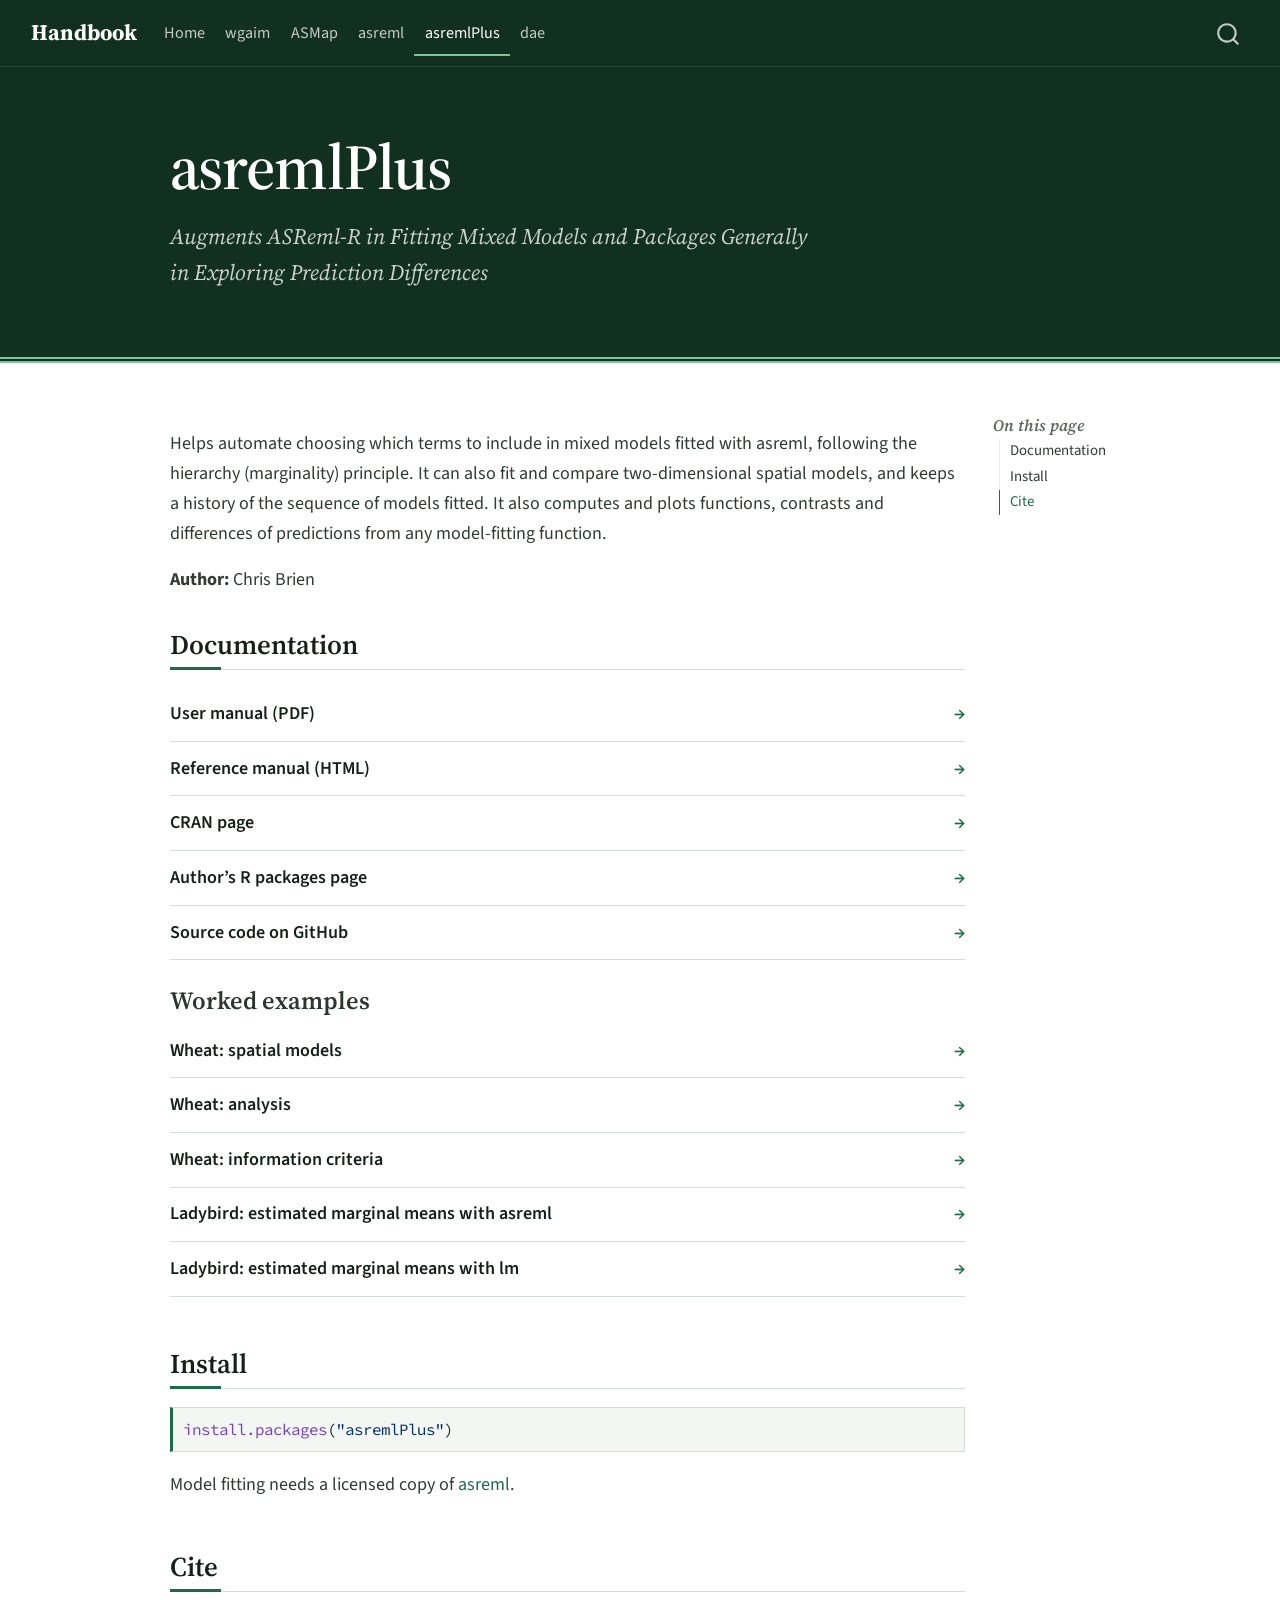
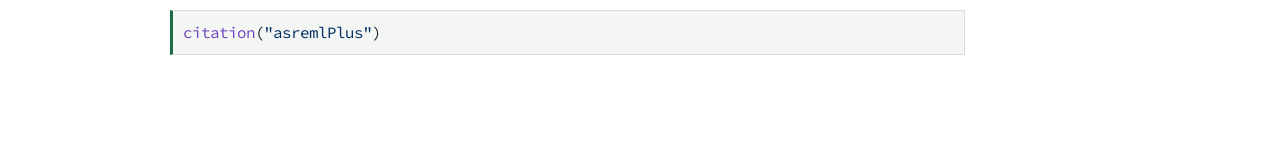
<file: packages/asremlplus.html>
<!DOCTYPE html>
<html xmlns="http://www.w3.org/1999/xhtml" lang="en" xml:lang="en"><head>

<meta charset="utf-8">
<meta name="generator" content="quarto-1.10.18">

<meta name="viewport" content="width=device-width, initial-scale=1.0, user-scalable=yes">


<title>asremlPlus – Handbook</title>
<style>
/* Default styles provided by pandoc.
** See https://pandoc.org/MANUAL.html#variables-for-html for config info.
*/
span.smallcaps{font-variant: small-caps;}
div.columns{display: flex; gap: 1.5em;}
div.column{flex: auto;}
@media screen {
div.columns{gap: min(4vw, 1.5em);}
div.column{overflow-x: auto;}
}
div.hanging-indent{margin-left: 1.5em; text-indent: -1.5em;}
ul.task-list{list-style: none;}
ul.task-list li input[type="checkbox"] {
  width: 0.8em;
  margin: 0 0.8em 0.2em -1em; /* quarto-specific, see https://github.com/quarto-dev/quarto-cli/issues/4556 */ 
  vertical-align: middle;
}
/* CSS for syntax highlighting */
html { -webkit-text-size-adjust: 100%; }
pre > code.sourceCode { white-space: pre; position: relative; }
pre > code.sourceCode > span { display: inline-block; line-height: 1.25; }
pre > code.sourceCode > span:empty { height: 1.2em; }
.sourceCode { overflow: visible; }
code.sourceCode > span { color: inherit; text-decoration: inherit; }
div.sourceCode { margin: 1em 0; }
pre.sourceCode { margin: 0; }
@media screen {
div.sourceCode { overflow: auto; }
}
@media print {
pre > code.sourceCode { white-space: pre-wrap; }
pre > code.sourceCode > span { text-indent: -5em; padding-left: 5em; }
}
pre.numberSource code
  { counter-reset: source-line 0; }
pre.numberSource code > span
  { position: relative; left: -4em; counter-increment: source-line; }
pre.numberSource code > span > a:first-child::before
  { content: counter(source-line);
    position: relative; left: -1em; text-align: right; vertical-align: baseline;
    border: none; display: inline-block;
    -webkit-touch-callout: none; -webkit-user-select: none;
    -khtml-user-select: none; -moz-user-select: none;
    -ms-user-select: none; user-select: none;
    padding: 0 4px; width: 4em;
  }
pre.numberSource { margin-left: 3em;  padding-left: 4px; }
div.sourceCode
  {   }
@media screen {
pre > code.sourceCode > span > a:first-child::before { text-decoration: underline; }
}
</style>


<script src="../site_libs/quarto-nav/quarto-nav.js"></script>
<script src="../site_libs/quarto-nav/headroom.min.js"></script>
<script src="../site_libs/clipboard/clipboard.min.js"></script>
<script src="../site_libs/quarto-search/autocomplete.umd.js"></script>
<script src="../site_libs/quarto-search/fuse.min.js"></script>
<script src="../site_libs/quarto-search/quarto-search.js"></script>
<meta name="quarto:offset" content="../">
<script src="../site_libs/quarto-html/quarto.js" type="module"></script>
<script src="../site_libs/quarto-html/tabsets/tabsets.js" type="module"></script>
<script src="../site_libs/quarto-html/popper.min.js"></script>
<script src="../site_libs/quarto-html/tippy.umd.min.js"></script>
<script src="../site_libs/quarto-html/anchor.min.js"></script>
<link href="../site_libs/quarto-html/tippy.css" rel="stylesheet">
<link href="../site_libs/quarto-html/quarto-syntax-highlighting-aa138d3384c3638adcc6997213ef9472.css" rel="stylesheet" id="quarto-text-highlighting-styles">
<script src="../site_libs/bootstrap/bootstrap.min.js"></script>
<link href="../site_libs/bootstrap/bootstrap-icons.css" rel="stylesheet">
<link href="../site_libs/bootstrap/bootstrap-03972ded73d9a951f995f123ca75a93f.min.css" rel="stylesheet" append-hash="true" id="quarto-bootstrap" data-mode="light">
<script id="quarto-search-options" type="application/json">{
  "location": "navbar",
  "copy-button": false,
  "collapse-after": 3,
  "panel-placement": "end",
  "type": "overlay",
  "limit": 50,
  "keyboard-shortcut": [
    "f",
    "/",
    "s"
  ],
  "show-item-context": false,
  "language": {
    "search-no-results-text": "No results",
    "search-matching-documents-text": "matching documents",
    "search-copy-link-title": "Copy link to search",
    "search-hide-matches-text": "Hide additional matches",
    "search-more-match-text": "more match in this document",
    "search-more-matches-text": "more matches in this document",
    "search-clear-button-title": "Clear",
    "search-text-placeholder": "",
    "search-detached-cancel-button-title": "Cancel",
    "search-submit-button-title": "Submit",
    "search-label": "Search"
  }
}</script>


</head>

<body class="nav-fixed quarto-light">

<div id="quarto-search-results"></div>
  <header id="quarto-header" class="headroom fixed-top quarto-banner">
    <nav class="navbar navbar-expand-lg " data-bs-theme="dark">
      <div class="navbar-container container-fluid">
      <div class="navbar-brand-container mx-auto">
    <a class="navbar-brand" href="../index.html">
    <span class="navbar-title">Handbook</span>
    </a>
  </div>
            <div id="quarto-search" class="" title="Search"></div>
          <button class="navbar-toggler" type="button" data-bs-toggle="collapse" data-bs-target="#navbarCollapse" aria-controls="navbarCollapse" role="menu" aria-expanded="false" aria-label="Toggle navigation" onclick="if (window.quartoToggleHeadroom) { window.quartoToggleHeadroom(); }">
  <span class="navbar-toggler-icon"></span>
</button>
          <div class="collapse navbar-collapse" id="navbarCollapse">
            <ul class="navbar-nav navbar-nav-scroll me-auto">
  <li class="nav-item">
    <a class="nav-link" href="../index.html"> 
<span class="menu-text">Home</span></a>
  </li>  
  <li class="nav-item">
    <a class="nav-link" href="../packages/wgaim.html"> 
<span class="menu-text">wgaim</span></a>
  </li>  
  <li class="nav-item">
    <a class="nav-link" href="../packages/asmap.html"> 
<span class="menu-text">ASMap</span></a>
  </li>  
  <li class="nav-item">
    <a class="nav-link" href="../packages/asreml.html"> 
<span class="menu-text">asreml</span></a>
  </li>  
  <li class="nav-item">
    <a class="nav-link active" href="../packages/asremlplus.html" aria-current="page"> 
<span class="menu-text">asremlPlus</span></a>
  </li>  
  <li class="nav-item">
    <a class="nav-link" href="../packages/dae.html"> 
<span class="menu-text">dae</span></a>
  </li>  
</ul>
          </div> <!-- /navcollapse -->
            <div class="quarto-navbar-tools">
</div>
      </div> <!-- /container-fluid -->
    </nav>
</header>
<!-- content -->
<header id="title-block-header" class="quarto-title-block default page-columns page-full">
  <div class="quarto-title-banner page-columns page-full">
    <div class="quarto-title column-body">
      <h1 class="title">asremlPlus</h1>
            <p class="subtitle lead">Augments ASReml-R in Fitting Mixed Models and Packages Generally in Exploring Prediction Differences</p>
                      </div>
  </div>
    
  
  <div class="quarto-title-meta">

      
    
      
    </div>
    
  
  </header><div id="quarto-content" class="quarto-container page-columns page-rows-contents page-layout-article page-navbar">
<!-- sidebar -->
<!-- margin-sidebar -->
    <div id="quarto-margin-sidebar" class="sidebar margin-sidebar">
        <nav id="TOC" role="doc-toc" class="toc-active">
    <h2 id="toc-title">On this page</h2>
   
  <ul>
  <li><a href="#documentation" id="toc-documentation" class="nav-link active" data-scroll-target="#documentation">Documentation</a>
  <ul class="collapse">
  <li><a href="#worked-examples" id="toc-worked-examples" class="nav-link" data-scroll-target="#worked-examples">Worked examples</a></li>
  </ul></li>
  <li><a href="#install" id="toc-install" class="nav-link" data-scroll-target="#install">Install</a></li>
  <li><a href="#cite" id="toc-cite" class="nav-link" data-scroll-target="#cite">Cite</a></li>
  </ul>
</nav>
    </div>
<!-- main -->
<main class="content quarto-banner-title-block" id="quarto-document-content">





<p>Helps automate choosing which terms to include in mixed models fitted with asreml, following the hierarchy (marginality) principle. It can also fit and compare two-dimensional spatial models, and keeps a history of the sequence of models fitted. It also computes and plots functions, contrasts and differences of predictions from any model-fitting function.</p>
<p><strong>Author:</strong> Chris Brien</p>
<section id="documentation" class="level2">
<h2 class="anchored" data-anchor-id="documentation">Documentation</h2>
<div class="resource-list">
<ul>
<li><a href="https://cran.r-project.org/web/packages/asremlPlus/vignettes/asremlPlus-manual.pdf">User manual (PDF)</a></li>
<li><a href="https://cran.r-project.org/web/packages/asremlPlus/refman/asremlPlus.html">Reference manual (HTML)</a></li>
<li><a href="https://CRAN.R-project.org/package=asremlPlus">CRAN page</a></li>
<li><a href="http://chris.brien.name/rpackages/">Author’s R packages page</a></li>
<li><a href="https://github.com/briencj/asremlPlus">Source code on GitHub</a></li>
</ul>
</div>
<section id="worked-examples" class="level3">
<h3 class="anchored" data-anchor-id="worked-examples">Worked examples</h3>
<div class="resource-list">
<ul>
<li><a href="https://cran.r-project.org/web/packages/asremlPlus/vignettes/WheatSpatialModels.pdf">Wheat: spatial models</a></li>
<li><a href="https://cran.r-project.org/web/packages/asremlPlus/vignettes/Wheat.analysis.pdf">Wheat: analysis</a></li>
<li><a href="https://cran.r-project.org/web/packages/asremlPlus/vignettes/Wheat.infoCriteria.pdf">Wheat: information criteria</a></li>
<li><a href="https://cran.r-project.org/web/packages/asremlPlus/vignettes/LadybirdEMMs.asreml.pdf">Ladybird: estimated marginal means with asreml</a></li>
<li><a href="https://cran.r-project.org/web/packages/asremlPlus/vignettes/LadybirdEMMs.lm.pdf">Ladybird: estimated marginal means with lm</a></li>
</ul>
</div>
</section>
</section>
<section id="install" class="level2">
<h2 class="anchored" data-anchor-id="install">Install</h2>
<div class="code-copy-outer-scaffold"><div class="sourceCode" id="cb1"><pre class="sourceCode r code-with-copy"><code class="sourceCode r"><span id="cb1-1"><a href="#cb1-1" aria-hidden="true" tabindex="-1"></a><span class="fu">install.packages</span>(<span class="st">"asremlPlus"</span>)</span></code></pre></div><button title="Copy to Clipboard" class="code-copy-button"><i class="bi"></i></button></div>
<p>Model fitting needs a licensed copy of <a href="../packages/asreml.html">asreml</a>.</p>
</section>
<section id="cite" class="level2">
<h2 class="anchored" data-anchor-id="cite">Cite</h2>
<div class="code-copy-outer-scaffold"><div class="sourceCode" id="cb2"><pre class="sourceCode r code-with-copy"><code class="sourceCode r"><span id="cb2-1"><a href="#cb2-1" aria-hidden="true" tabindex="-1"></a><span class="fu">citation</span>(<span class="st">"asremlPlus"</span>)</span></code></pre></div><button title="Copy to Clipboard" class="code-copy-button"><i class="bi"></i></button></div>


</section>

</main> <!-- /main -->
<script id="quarto-html-after-body" type="application/javascript">
  window.document.addEventListener("DOMContentLoaded", function (event) {
    const icon = "";
    const anchorJS = new window.AnchorJS();
    anchorJS.options = {
      placement: 'right',
      icon: icon
    };
    anchorJS.add('.anchored');
    const isCodeAnnotation = (el) => {
      for (const clz of el.classList) {
        if (clz.startsWith('code-annotation-')) {                     
          return true;
        }
      }
      return false;
    }
    const onCopySuccess = function(e) {
      // button target
      const button = e.trigger;
      // don't keep focus
      button.blur();
      // flash "checked"
      button.classList.add('code-copy-button-checked');
      var currentTitle = button.getAttribute("title");
      button.setAttribute("title", "Copied!");
      let tooltip;
      if (window.bootstrap) {
        button.setAttribute("data-bs-toggle", "tooltip");
        button.setAttribute("data-bs-placement", "left");
        button.setAttribute("data-bs-title", "Copied!");
        tooltip = new bootstrap.Tooltip(button, 
          { trigger: "manual", 
            customClass: "code-copy-button-tooltip",
            offset: [0, -8]});
        tooltip.show();    
      }
      setTimeout(function() {
        if (tooltip) {
          tooltip.hide();
          button.removeAttribute("data-bs-title");
          button.removeAttribute("data-bs-toggle");
          button.removeAttribute("data-bs-placement");
        }
        button.setAttribute("title", currentTitle);
        button.classList.remove('code-copy-button-checked');
      }, 1000);
      // clear code selection
      e.clearSelection();
    }
    const getTextToCopy = function(trigger) {
      const outerScaffold = trigger.parentElement.cloneNode(true);
      const codeEl = outerScaffold.querySelector('code');
      for (const childEl of codeEl.children) {
        if (isCodeAnnotation(childEl)) {
          childEl.remove();
        }
      }
      return codeEl.innerText;
    }
    const clipboard = new window.ClipboardJS('.code-copy-button:not([data-in-quarto-modal])', {
      text: getTextToCopy
    });
    clipboard.on('success', onCopySuccess);
    if (window.document.getElementById('quarto-embedded-source-code-modal')) {
      const clipboardModal = new window.ClipboardJS('.code-copy-button[data-in-quarto-modal]', {
        text: getTextToCopy,
        container: window.document.getElementById('quarto-embedded-source-code-modal')
      });
      clipboardModal.on('success', onCopySuccess);
    }
      var localhostRegex = new RegExp(/^(?:http|https):\/\/localhost\:?[0-9]*\//);
      var mailtoRegex = new RegExp(/^mailto:/);
        var filterRegex = new RegExp("https:\/\/AAGI-AUS\.github\.io\/handbook\/");
      var isInternal = (href) => {
          return filterRegex.test(href) || localhostRegex.test(href) || mailtoRegex.test(href);
      }
      // Inspect non-navigation links and adorn them if external
     var links = window.document.querySelectorAll('a[href]:not(.nav-link):not(.navbar-brand):not(.toc-action):not(.sidebar-link):not(.sidebar-item-toggle):not(.pagination-link):not(.no-external):not([aria-hidden]):not(.dropdown-item):not(.quarto-navigation-tool):not(.about-link)');
      for (var i=0; i<links.length; i++) {
        const link = links[i];
        if (!isInternal(link.href)) {
          // undo the damage that might have been done by quarto-nav.js in the case of
          // links that we want to consider external
          if (link.dataset.originalHref !== undefined) {
            link.href = link.dataset.originalHref;
          }
        }
      }
    function tippyHover(el, contentFn, onTriggerFn, onUntriggerFn) {
      const config = {
        allowHTML: true,
        maxWidth: 500,
        delay: 100,
        arrow: false,
        appendTo: function(el) {
            return el.parentElement;
        },
        interactive: true,
        interactiveBorder: 10,
        theme: 'quarto',
        placement: 'bottom-start',
      };
      if (contentFn) {
        config.content = contentFn;
      }
      if (onTriggerFn) {
        config.onTrigger = onTriggerFn;
      }
      if (onUntriggerFn) {
        config.onUntrigger = onUntriggerFn;
      }
      window.tippy(el, config); 
    }
    const noterefs = window.document.querySelectorAll('a[role="doc-noteref"]');
    for (var i=0; i<noterefs.length; i++) {
      const ref = noterefs[i];
      tippyHover(ref, function() {
        // use id or data attribute instead here
        let href = ref.getAttribute('data-footnote-href') || ref.getAttribute('href');
        try { href = new URL(href).hash; } catch {}
        const id = href.replace(/^#\/?/, "");
        const note = window.document.getElementById(id);
        if (note) {
          return note.innerHTML;
        } else {
          return "";
        }
      });
    }
    const xrefs = window.document.querySelectorAll('a.quarto-xref');
    const processXRef = (id, note) => {
      // Strip column container classes
      const stripColumnClz = (el) => {
        el.classList.remove("page-full", "page-columns");
        if (el.children) {
          for (const child of el.children) {
            stripColumnClz(child);
          }
        }
      }
      stripColumnClz(note)
      if (id === null || id.startsWith('sec-')) {
        // Special case sections, only their first couple elements
        const container = document.createElement("div");
        if (note.children && note.children.length > 2) {
          container.appendChild(note.children[0].cloneNode(true));
          for (let i = 1; i < note.children.length; i++) {
            const child = note.children[i];
            if (child.tagName === "P" && child.innerText === "") {
              continue;
            } else {
              container.appendChild(child.cloneNode(true));
              break;
            }
          }
          if (window.Quarto?.typesetMath) {
            window.Quarto.typesetMath(container);
          }
          return container.innerHTML
        } else {
          if (window.Quarto?.typesetMath) {
            window.Quarto.typesetMath(note);
          }
          return note.innerHTML;
        }
      } else {
        // Remove any anchor links if they are present
        const anchorLink = note.querySelector('a.anchorjs-link');
        if (anchorLink) {
          anchorLink.remove();
        }
        if (window.Quarto?.typesetMath) {
          window.Quarto.typesetMath(note);
        }
        if (note.classList.contains("callout")) {
          return note.outerHTML;
        } else {
          return note.innerHTML;
        }
      }
    }
    for (var i=0; i<xrefs.length; i++) {
      const xref = xrefs[i];
      tippyHover(xref, undefined, function(instance) {
        instance.disable();
        let url = xref.getAttribute('href');
        let hash = undefined; 
        if (url.startsWith('#')) {
          hash = url;
        } else {
          try { hash = new URL(url).hash; } catch {}
        }
        if (hash) {
          const id = hash.replace(/^#\/?/, "");
          const note = window.document.getElementById(id);
          if (note !== null) {
            try {
              const html = processXRef(id, note.cloneNode(true));
              instance.setContent(html);
            } finally {
              instance.enable();
              instance.show();
            }
          } else {
            // See if we can fetch this
            fetch(url.split('#')[0])
            .then(res => res.text())
            .then(html => {
              const parser = new DOMParser();
              const htmlDoc = parser.parseFromString(html, "text/html");
              const note = htmlDoc.getElementById(id);
              if (note !== null) {
                const html = processXRef(id, note);
                instance.setContent(html);
              } 
            }).finally(() => {
              instance.enable();
              instance.show();
            });
          }
        } else {
          // See if we can fetch a full url (with no hash to target)
          // This is a special case and we should probably do some content thinning / targeting
          fetch(url)
          .then(res => res.text())
          .then(html => {
            const parser = new DOMParser();
            const htmlDoc = parser.parseFromString(html, "text/html");
            const note = htmlDoc.querySelector('main.content');
            if (note !== null) {
              // This should only happen for chapter cross references
              // (since there is no id in the URL)
              // remove the first header
              if (note.children.length > 0 && note.children[0].tagName === "HEADER") {
                note.children[0].remove();
              }
              const html = processXRef(null, note);
              instance.setContent(html);
            } 
          }).finally(() => {
            instance.enable();
            instance.show();
          });
        }
      }, function(instance) {
      });
    }
        let selectedAnnoteEl;
        const selectorForAnnotation = ( cell, annotation) => {
          let cellAttr = 'data-code-cell="' + cell + '"';
          let lineAttr = 'data-code-annotation="' +  annotation + '"';
          const selector = 'span[' + cellAttr + '][' + lineAttr + ']';
          return selector;
        }
        const selectCodeLines = (annoteEl) => {
          const doc = window.document;
          const targetCell = annoteEl.getAttribute("data-target-cell");
          const targetAnnotation = annoteEl.getAttribute("data-target-annotation");
          const annoteSpan = window.document.querySelector(selectorForAnnotation(targetCell, targetAnnotation));
          const lines = annoteSpan.getAttribute("data-code-lines").split(",");
          const lineIds = lines.map((line) => {
            return targetCell + "-" + line;
          })
          let top = null;
          let height = null;
          let parent = null;
          if (lineIds.length > 0) {
              //compute the position of the single el (top and bottom and make a div)
              const el = window.document.getElementById(lineIds[0]);
              top = el.offsetTop;
              height = el.offsetHeight;
              parent = el.parentElement.parentElement;
            if (lineIds.length > 1) {
              const lastEl = window.document.getElementById(lineIds[lineIds.length - 1]);
              const bottom = lastEl.offsetTop + lastEl.offsetHeight;
              height = bottom - top;
            }
            if (top !== null && height !== null && parent !== null) {
              // cook up a div (if necessary) and position it 
              let div = window.document.getElementById("code-annotation-line-highlight");
              if (div === null) {
                div = window.document.createElement("div");
                div.setAttribute("id", "code-annotation-line-highlight");
                div.style.position = 'absolute';
                parent.appendChild(div);
              }
              div.style.top = top - 2 + "px";
              div.style.height = height + 4 + "px";
              div.style.left = 0;
              let gutterDiv = window.document.getElementById("code-annotation-line-highlight-gutter");
              if (gutterDiv === null) {
                gutterDiv = window.document.createElement("div");
                gutterDiv.setAttribute("id", "code-annotation-line-highlight-gutter");
                gutterDiv.style.position = 'absolute';
                const codeCell = window.document.getElementById(targetCell);
                const gutter = codeCell.querySelector('.code-annotation-gutter');
                gutter.appendChild(gutterDiv);
              }
              gutterDiv.style.top = top - 2 + "px";
              gutterDiv.style.height = height + 4 + "px";
            }
            selectedAnnoteEl = annoteEl;
          }
        };
        const unselectCodeLines = () => {
          const elementsIds = ["code-annotation-line-highlight", "code-annotation-line-highlight-gutter"];
          elementsIds.forEach((elId) => {
            const div = window.document.getElementById(elId);
            if (div) {
              div.remove();
            }
          });
          selectedAnnoteEl = undefined;
        };
          // Handle positioning of the toggle
      window.addEventListener(
        "resize",
        throttle(() => {
          elRect = undefined;
          if (selectedAnnoteEl) {
            selectCodeLines(selectedAnnoteEl);
          }
        }, 10)
      );
      function throttle(fn, ms) {
      let throttle = false;
      let timer;
        return (...args) => {
          if(!throttle) { // first call gets through
              fn.apply(this, args);
              throttle = true;
          } else { // all the others get throttled
              if(timer) clearTimeout(timer); // cancel #2
              timer = setTimeout(() => {
                fn.apply(this, args);
                timer = throttle = false;
              }, ms);
          }
        };
      }
        // Attach click handler to the DT
        const annoteDls = window.document.querySelectorAll('dt[data-target-cell]');
        for (const annoteDlNode of annoteDls) {
          annoteDlNode.addEventListener('click', (event) => {
            const clickedEl = event.target;
            if (clickedEl !== selectedAnnoteEl) {
              unselectCodeLines();
              const activeEl = window.document.querySelector('dt[data-target-cell].code-annotation-active');
              if (activeEl) {
                activeEl.classList.remove('code-annotation-active');
              }
              selectCodeLines(clickedEl);
              clickedEl.classList.add('code-annotation-active');
            } else {
              // Unselect the line
              unselectCodeLines();
              clickedEl.classList.remove('code-annotation-active');
            }
          });
        }
    const findCites = (el) => {
      const parentEl = el.parentElement;
      if (parentEl) {
        const cites = parentEl.dataset.cites;
        if (cites) {
          return {
            el,
            cites: cites.split(' ')
          };
        } else {
          return findCites(el.parentElement)
        }
      } else {
        return undefined;
      }
    };
    var bibliorefs = window.document.querySelectorAll('a[role="doc-biblioref"]');
    for (var i=0; i<bibliorefs.length; i++) {
      const ref = bibliorefs[i];
      const citeInfo = findCites(ref);
      if (citeInfo) {
        tippyHover(citeInfo.el, function() {
          var popup = window.document.createElement('div');
          citeInfo.cites.forEach(function(cite) {
            var citeDiv = window.document.createElement('div');
            citeDiv.classList.add('hanging-indent');
            citeDiv.classList.add('csl-entry');
            var biblioDiv = window.document.getElementById('ref-' + cite);
            if (biblioDiv) {
              citeDiv.innerHTML = biblioDiv.innerHTML;
            }
            popup.appendChild(citeDiv);
          });
          return popup.innerHTML;
        });
      }
    }
  });
  </script>
</div> <!-- /content -->




</body></html>
</file>
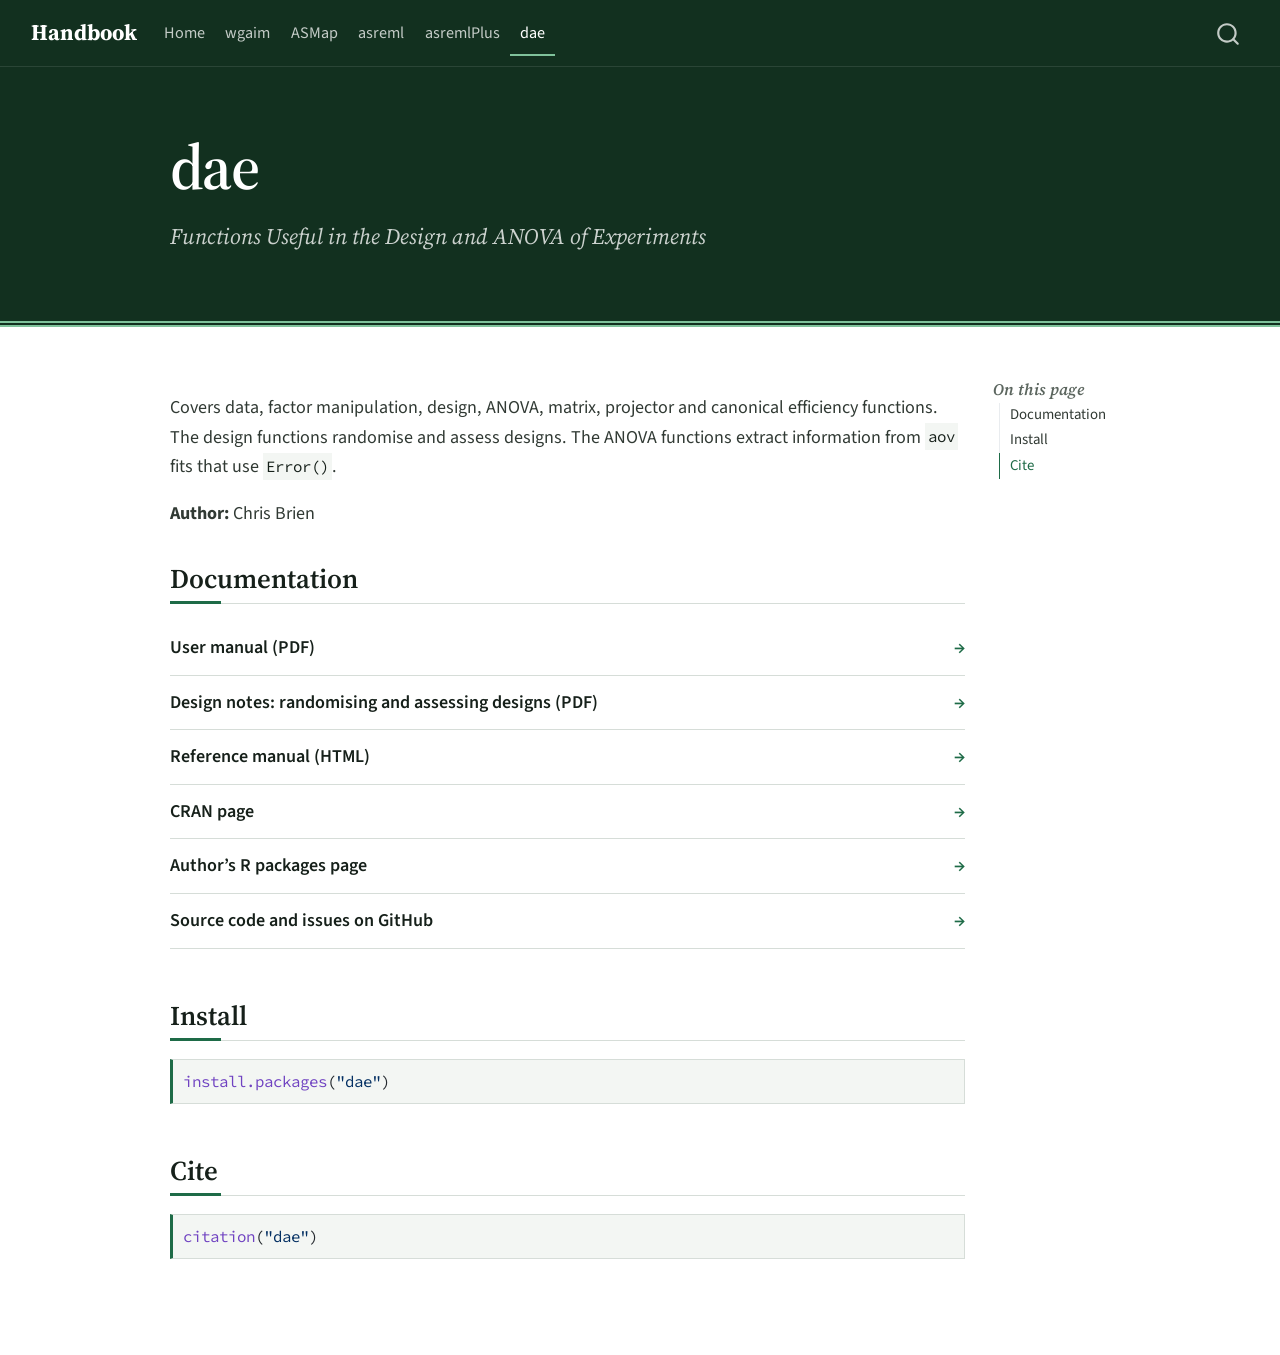
<file: packages/dae.html>
<!DOCTYPE html>
<html xmlns="http://www.w3.org/1999/xhtml" lang="en" xml:lang="en"><head>

<meta charset="utf-8">
<meta name="generator" content="quarto-1.10.18">

<meta name="viewport" content="width=device-width, initial-scale=1.0, user-scalable=yes">


<title>dae – Handbook</title>
<style>
/* Default styles provided by pandoc.
** See https://pandoc.org/MANUAL.html#variables-for-html for config info.
*/
span.smallcaps{font-variant: small-caps;}
div.columns{display: flex; gap: 1.5em;}
div.column{flex: auto;}
@media screen {
div.columns{gap: min(4vw, 1.5em);}
div.column{overflow-x: auto;}
}
div.hanging-indent{margin-left: 1.5em; text-indent: -1.5em;}
ul.task-list{list-style: none;}
ul.task-list li input[type="checkbox"] {
  width: 0.8em;
  margin: 0 0.8em 0.2em -1em; /* quarto-specific, see https://github.com/quarto-dev/quarto-cli/issues/4556 */ 
  vertical-align: middle;
}
/* CSS for syntax highlighting */
html { -webkit-text-size-adjust: 100%; }
pre > code.sourceCode { white-space: pre; position: relative; }
pre > code.sourceCode > span { display: inline-block; line-height: 1.25; }
pre > code.sourceCode > span:empty { height: 1.2em; }
.sourceCode { overflow: visible; }
code.sourceCode > span { color: inherit; text-decoration: inherit; }
div.sourceCode { margin: 1em 0; }
pre.sourceCode { margin: 0; }
@media screen {
div.sourceCode { overflow: auto; }
}
@media print {
pre > code.sourceCode { white-space: pre-wrap; }
pre > code.sourceCode > span { text-indent: -5em; padding-left: 5em; }
}
pre.numberSource code
  { counter-reset: source-line 0; }
pre.numberSource code > span
  { position: relative; left: -4em; counter-increment: source-line; }
pre.numberSource code > span > a:first-child::before
  { content: counter(source-line);
    position: relative; left: -1em; text-align: right; vertical-align: baseline;
    border: none; display: inline-block;
    -webkit-touch-callout: none; -webkit-user-select: none;
    -khtml-user-select: none; -moz-user-select: none;
    -ms-user-select: none; user-select: none;
    padding: 0 4px; width: 4em;
  }
pre.numberSource { margin-left: 3em;  padding-left: 4px; }
div.sourceCode
  {   }
@media screen {
pre > code.sourceCode > span > a:first-child::before { text-decoration: underline; }
}
</style>


<script src="../site_libs/quarto-nav/quarto-nav.js"></script>
<script src="../site_libs/quarto-nav/headroom.min.js"></script>
<script src="../site_libs/clipboard/clipboard.min.js"></script>
<script src="../site_libs/quarto-search/autocomplete.umd.js"></script>
<script src="../site_libs/quarto-search/fuse.min.js"></script>
<script src="../site_libs/quarto-search/quarto-search.js"></script>
<meta name="quarto:offset" content="../">
<script src="../site_libs/quarto-html/quarto.js" type="module"></script>
<script src="../site_libs/quarto-html/tabsets/tabsets.js" type="module"></script>
<script src="../site_libs/quarto-html/popper.min.js"></script>
<script src="../site_libs/quarto-html/tippy.umd.min.js"></script>
<script src="../site_libs/quarto-html/anchor.min.js"></script>
<link href="../site_libs/quarto-html/tippy.css" rel="stylesheet">
<link href="../site_libs/quarto-html/quarto-syntax-highlighting-aa138d3384c3638adcc6997213ef9472.css" rel="stylesheet" id="quarto-text-highlighting-styles">
<script src="../site_libs/bootstrap/bootstrap.min.js"></script>
<link href="../site_libs/bootstrap/bootstrap-icons.css" rel="stylesheet">
<link href="../site_libs/bootstrap/bootstrap-03972ded73d9a951f995f123ca75a93f.min.css" rel="stylesheet" append-hash="true" id="quarto-bootstrap" data-mode="light">
<script id="quarto-search-options" type="application/json">{
  "location": "navbar",
  "copy-button": false,
  "collapse-after": 3,
  "panel-placement": "end",
  "type": "overlay",
  "limit": 50,
  "keyboard-shortcut": [
    "f",
    "/",
    "s"
  ],
  "show-item-context": false,
  "language": {
    "search-no-results-text": "No results",
    "search-matching-documents-text": "matching documents",
    "search-copy-link-title": "Copy link to search",
    "search-hide-matches-text": "Hide additional matches",
    "search-more-match-text": "more match in this document",
    "search-more-matches-text": "more matches in this document",
    "search-clear-button-title": "Clear",
    "search-text-placeholder": "",
    "search-detached-cancel-button-title": "Cancel",
    "search-submit-button-title": "Submit",
    "search-label": "Search"
  }
}</script>


</head>

<body class="nav-fixed quarto-light">

<div id="quarto-search-results"></div>
  <header id="quarto-header" class="headroom fixed-top quarto-banner">
    <nav class="navbar navbar-expand-lg " data-bs-theme="dark">
      <div class="navbar-container container-fluid">
      <div class="navbar-brand-container mx-auto">
    <a class="navbar-brand" href="../index.html">
    <span class="navbar-title">Handbook</span>
    </a>
  </div>
            <div id="quarto-search" class="" title="Search"></div>
          <button class="navbar-toggler" type="button" data-bs-toggle="collapse" data-bs-target="#navbarCollapse" aria-controls="navbarCollapse" role="menu" aria-expanded="false" aria-label="Toggle navigation" onclick="if (window.quartoToggleHeadroom) { window.quartoToggleHeadroom(); }">
  <span class="navbar-toggler-icon"></span>
</button>
          <div class="collapse navbar-collapse" id="navbarCollapse">
            <ul class="navbar-nav navbar-nav-scroll me-auto">
  <li class="nav-item">
    <a class="nav-link" href="../index.html"> 
<span class="menu-text">Home</span></a>
  </li>  
  <li class="nav-item">
    <a class="nav-link" href="../packages/wgaim.html"> 
<span class="menu-text">wgaim</span></a>
  </li>  
  <li class="nav-item">
    <a class="nav-link" href="../packages/asmap.html"> 
<span class="menu-text">ASMap</span></a>
  </li>  
  <li class="nav-item">
    <a class="nav-link" href="../packages/asreml.html"> 
<span class="menu-text">asreml</span></a>
  </li>  
  <li class="nav-item">
    <a class="nav-link" href="../packages/asremlplus.html"> 
<span class="menu-text">asremlPlus</span></a>
  </li>  
  <li class="nav-item">
    <a class="nav-link active" href="../packages/dae.html" aria-current="page"> 
<span class="menu-text">dae</span></a>
  </li>  
</ul>
          </div> <!-- /navcollapse -->
            <div class="quarto-navbar-tools">
</div>
      </div> <!-- /container-fluid -->
    </nav>
</header>
<!-- content -->
<header id="title-block-header" class="quarto-title-block default page-columns page-full">
  <div class="quarto-title-banner page-columns page-full">
    <div class="quarto-title column-body">
      <h1 class="title">dae</h1>
            <p class="subtitle lead">Functions Useful in the Design and ANOVA of Experiments</p>
                      </div>
  </div>
    
  
  <div class="quarto-title-meta">

      
    
      
    </div>
    
  
  </header><div id="quarto-content" class="quarto-container page-columns page-rows-contents page-layout-article page-navbar">
<!-- sidebar -->
<!-- margin-sidebar -->
    <div id="quarto-margin-sidebar" class="sidebar margin-sidebar">
        <nav id="TOC" role="doc-toc" class="toc-active">
    <h2 id="toc-title">On this page</h2>
   
  <ul>
  <li><a href="#documentation" id="toc-documentation" class="nav-link active" data-scroll-target="#documentation">Documentation</a></li>
  <li><a href="#install" id="toc-install" class="nav-link" data-scroll-target="#install">Install</a></li>
  <li><a href="#cite" id="toc-cite" class="nav-link" data-scroll-target="#cite">Cite</a></li>
  </ul>
</nav>
    </div>
<!-- main -->
<main class="content quarto-banner-title-block" id="quarto-document-content">





<p>Covers data, factor manipulation, design, ANOVA, matrix, projector and canonical efficiency functions. The design functions randomise and assess designs. The ANOVA functions extract information from <code>aov</code> fits that use <code>Error()</code>.</p>
<p><strong>Author:</strong> Chris Brien</p>
<section id="documentation" class="level2">
<h2 class="anchored" data-anchor-id="documentation">Documentation</h2>
<div class="resource-list">
<ul>
<li><a href="https://cran.r-project.org/web/packages/dae/vignettes/dae-manual.pdf">User manual (PDF)</a></li>
<li><a href="https://cran.r-project.org/web/packages/dae/vignettes/DesignNotes.pdf">Design notes: randomising and assessing designs (PDF)</a></li>
<li><a href="https://cran.r-project.org/web/packages/dae/refman/dae.html">Reference manual (HTML)</a></li>
<li><a href="https://CRAN.R-project.org/package=dae">CRAN page</a></li>
<li><a href="http://chris.brien.name/rpackages/">Author’s R packages page</a></li>
<li><a href="https://github.com/briencj/dae">Source code and issues on GitHub</a></li>
</ul>
</div>
</section>
<section id="install" class="level2">
<h2 class="anchored" data-anchor-id="install">Install</h2>
<div class="code-copy-outer-scaffold"><div class="sourceCode" id="cb1"><pre class="sourceCode r code-with-copy"><code class="sourceCode r"><span id="cb1-1"><a href="#cb1-1" aria-hidden="true" tabindex="-1"></a><span class="fu">install.packages</span>(<span class="st">"dae"</span>)</span></code></pre></div><button title="Copy to Clipboard" class="code-copy-button"><i class="bi"></i></button></div>
</section>
<section id="cite" class="level2">
<h2 class="anchored" data-anchor-id="cite">Cite</h2>
<div class="code-copy-outer-scaffold"><div class="sourceCode" id="cb2"><pre class="sourceCode r code-with-copy"><code class="sourceCode r"><span id="cb2-1"><a href="#cb2-1" aria-hidden="true" tabindex="-1"></a><span class="fu">citation</span>(<span class="st">"dae"</span>)</span></code></pre></div><button title="Copy to Clipboard" class="code-copy-button"><i class="bi"></i></button></div>


</section>

</main> <!-- /main -->
<script id="quarto-html-after-body" type="application/javascript">
  window.document.addEventListener("DOMContentLoaded", function (event) {
    const icon = "";
    const anchorJS = new window.AnchorJS();
    anchorJS.options = {
      placement: 'right',
      icon: icon
    };
    anchorJS.add('.anchored');
    const isCodeAnnotation = (el) => {
      for (const clz of el.classList) {
        if (clz.startsWith('code-annotation-')) {                     
          return true;
        }
      }
      return false;
    }
    const onCopySuccess = function(e) {
      // button target
      const button = e.trigger;
      // don't keep focus
      button.blur();
      // flash "checked"
      button.classList.add('code-copy-button-checked');
      var currentTitle = button.getAttribute("title");
      button.setAttribute("title", "Copied!");
      let tooltip;
      if (window.bootstrap) {
        button.setAttribute("data-bs-toggle", "tooltip");
        button.setAttribute("data-bs-placement", "left");
        button.setAttribute("data-bs-title", "Copied!");
        tooltip = new bootstrap.Tooltip(button, 
          { trigger: "manual", 
            customClass: "code-copy-button-tooltip",
            offset: [0, -8]});
        tooltip.show();    
      }
      setTimeout(function() {
        if (tooltip) {
          tooltip.hide();
          button.removeAttribute("data-bs-title");
          button.removeAttribute("data-bs-toggle");
          button.removeAttribute("data-bs-placement");
        }
        button.setAttribute("title", currentTitle);
        button.classList.remove('code-copy-button-checked');
      }, 1000);
      // clear code selection
      e.clearSelection();
    }
    const getTextToCopy = function(trigger) {
      const outerScaffold = trigger.parentElement.cloneNode(true);
      const codeEl = outerScaffold.querySelector('code');
      for (const childEl of codeEl.children) {
        if (isCodeAnnotation(childEl)) {
          childEl.remove();
        }
      }
      return codeEl.innerText;
    }
    const clipboard = new window.ClipboardJS('.code-copy-button:not([data-in-quarto-modal])', {
      text: getTextToCopy
    });
    clipboard.on('success', onCopySuccess);
    if (window.document.getElementById('quarto-embedded-source-code-modal')) {
      const clipboardModal = new window.ClipboardJS('.code-copy-button[data-in-quarto-modal]', {
        text: getTextToCopy,
        container: window.document.getElementById('quarto-embedded-source-code-modal')
      });
      clipboardModal.on('success', onCopySuccess);
    }
      var localhostRegex = new RegExp(/^(?:http|https):\/\/localhost\:?[0-9]*\//);
      var mailtoRegex = new RegExp(/^mailto:/);
        var filterRegex = new RegExp("https:\/\/AAGI-AUS\.github\.io\/handbook\/");
      var isInternal = (href) => {
          return filterRegex.test(href) || localhostRegex.test(href) || mailtoRegex.test(href);
      }
      // Inspect non-navigation links and adorn them if external
     var links = window.document.querySelectorAll('a[href]:not(.nav-link):not(.navbar-brand):not(.toc-action):not(.sidebar-link):not(.sidebar-item-toggle):not(.pagination-link):not(.no-external):not([aria-hidden]):not(.dropdown-item):not(.quarto-navigation-tool):not(.about-link)');
      for (var i=0; i<links.length; i++) {
        const link = links[i];
        if (!isInternal(link.href)) {
          // undo the damage that might have been done by quarto-nav.js in the case of
          // links that we want to consider external
          if (link.dataset.originalHref !== undefined) {
            link.href = link.dataset.originalHref;
          }
        }
      }
    function tippyHover(el, contentFn, onTriggerFn, onUntriggerFn) {
      const config = {
        allowHTML: true,
        maxWidth: 500,
        delay: 100,
        arrow: false,
        appendTo: function(el) {
            return el.parentElement;
        },
        interactive: true,
        interactiveBorder: 10,
        theme: 'quarto',
        placement: 'bottom-start',
      };
      if (contentFn) {
        config.content = contentFn;
      }
      if (onTriggerFn) {
        config.onTrigger = onTriggerFn;
      }
      if (onUntriggerFn) {
        config.onUntrigger = onUntriggerFn;
      }
      window.tippy(el, config); 
    }
    const noterefs = window.document.querySelectorAll('a[role="doc-noteref"]');
    for (var i=0; i<noterefs.length; i++) {
      const ref = noterefs[i];
      tippyHover(ref, function() {
        // use id or data attribute instead here
        let href = ref.getAttribute('data-footnote-href') || ref.getAttribute('href');
        try { href = new URL(href).hash; } catch {}
        const id = href.replace(/^#\/?/, "");
        const note = window.document.getElementById(id);
        if (note) {
          return note.innerHTML;
        } else {
          return "";
        }
      });
    }
    const xrefs = window.document.querySelectorAll('a.quarto-xref');
    const processXRef = (id, note) => {
      // Strip column container classes
      const stripColumnClz = (el) => {
        el.classList.remove("page-full", "page-columns");
        if (el.children) {
          for (const child of el.children) {
            stripColumnClz(child);
          }
        }
      }
      stripColumnClz(note)
      if (id === null || id.startsWith('sec-')) {
        // Special case sections, only their first couple elements
        const container = document.createElement("div");
        if (note.children && note.children.length > 2) {
          container.appendChild(note.children[0].cloneNode(true));
          for (let i = 1; i < note.children.length; i++) {
            const child = note.children[i];
            if (child.tagName === "P" && child.innerText === "") {
              continue;
            } else {
              container.appendChild(child.cloneNode(true));
              break;
            }
          }
          if (window.Quarto?.typesetMath) {
            window.Quarto.typesetMath(container);
          }
          return container.innerHTML
        } else {
          if (window.Quarto?.typesetMath) {
            window.Quarto.typesetMath(note);
          }
          return note.innerHTML;
        }
      } else {
        // Remove any anchor links if they are present
        const anchorLink = note.querySelector('a.anchorjs-link');
        if (anchorLink) {
          anchorLink.remove();
        }
        if (window.Quarto?.typesetMath) {
          window.Quarto.typesetMath(note);
        }
        if (note.classList.contains("callout")) {
          return note.outerHTML;
        } else {
          return note.innerHTML;
        }
      }
    }
    for (var i=0; i<xrefs.length; i++) {
      const xref = xrefs[i];
      tippyHover(xref, undefined, function(instance) {
        instance.disable();
        let url = xref.getAttribute('href');
        let hash = undefined; 
        if (url.startsWith('#')) {
          hash = url;
        } else {
          try { hash = new URL(url).hash; } catch {}
        }
        if (hash) {
          const id = hash.replace(/^#\/?/, "");
          const note = window.document.getElementById(id);
          if (note !== null) {
            try {
              const html = processXRef(id, note.cloneNode(true));
              instance.setContent(html);
            } finally {
              instance.enable();
              instance.show();
            }
          } else {
            // See if we can fetch this
            fetch(url.split('#')[0])
            .then(res => res.text())
            .then(html => {
              const parser = new DOMParser();
              const htmlDoc = parser.parseFromString(html, "text/html");
              const note = htmlDoc.getElementById(id);
              if (note !== null) {
                const html = processXRef(id, note);
                instance.setContent(html);
              } 
            }).finally(() => {
              instance.enable();
              instance.show();
            });
          }
        } else {
          // See if we can fetch a full url (with no hash to target)
          // This is a special case and we should probably do some content thinning / targeting
          fetch(url)
          .then(res => res.text())
          .then(html => {
            const parser = new DOMParser();
            const htmlDoc = parser.parseFromString(html, "text/html");
            const note = htmlDoc.querySelector('main.content');
            if (note !== null) {
              // This should only happen for chapter cross references
              // (since there is no id in the URL)
              // remove the first header
              if (note.children.length > 0 && note.children[0].tagName === "HEADER") {
                note.children[0].remove();
              }
              const html = processXRef(null, note);
              instance.setContent(html);
            } 
          }).finally(() => {
            instance.enable();
            instance.show();
          });
        }
      }, function(instance) {
      });
    }
        let selectedAnnoteEl;
        const selectorForAnnotation = ( cell, annotation) => {
          let cellAttr = 'data-code-cell="' + cell + '"';
          let lineAttr = 'data-code-annotation="' +  annotation + '"';
          const selector = 'span[' + cellAttr + '][' + lineAttr + ']';
          return selector;
        }
        const selectCodeLines = (annoteEl) => {
          const doc = window.document;
          const targetCell = annoteEl.getAttribute("data-target-cell");
          const targetAnnotation = annoteEl.getAttribute("data-target-annotation");
          const annoteSpan = window.document.querySelector(selectorForAnnotation(targetCell, targetAnnotation));
          const lines = annoteSpan.getAttribute("data-code-lines").split(",");
          const lineIds = lines.map((line) => {
            return targetCell + "-" + line;
          })
          let top = null;
          let height = null;
          let parent = null;
          if (lineIds.length > 0) {
              //compute the position of the single el (top and bottom and make a div)
              const el = window.document.getElementById(lineIds[0]);
              top = el.offsetTop;
              height = el.offsetHeight;
              parent = el.parentElement.parentElement;
            if (lineIds.length > 1) {
              const lastEl = window.document.getElementById(lineIds[lineIds.length - 1]);
              const bottom = lastEl.offsetTop + lastEl.offsetHeight;
              height = bottom - top;
            }
            if (top !== null && height !== null && parent !== null) {
              // cook up a div (if necessary) and position it 
              let div = window.document.getElementById("code-annotation-line-highlight");
              if (div === null) {
                div = window.document.createElement("div");
                div.setAttribute("id", "code-annotation-line-highlight");
                div.style.position = 'absolute';
                parent.appendChild(div);
              }
              div.style.top = top - 2 + "px";
              div.style.height = height + 4 + "px";
              div.style.left = 0;
              let gutterDiv = window.document.getElementById("code-annotation-line-highlight-gutter");
              if (gutterDiv === null) {
                gutterDiv = window.document.createElement("div");
                gutterDiv.setAttribute("id", "code-annotation-line-highlight-gutter");
                gutterDiv.style.position = 'absolute';
                const codeCell = window.document.getElementById(targetCell);
                const gutter = codeCell.querySelector('.code-annotation-gutter');
                gutter.appendChild(gutterDiv);
              }
              gutterDiv.style.top = top - 2 + "px";
              gutterDiv.style.height = height + 4 + "px";
            }
            selectedAnnoteEl = annoteEl;
          }
        };
        const unselectCodeLines = () => {
          const elementsIds = ["code-annotation-line-highlight", "code-annotation-line-highlight-gutter"];
          elementsIds.forEach((elId) => {
            const div = window.document.getElementById(elId);
            if (div) {
              div.remove();
            }
          });
          selectedAnnoteEl = undefined;
        };
          // Handle positioning of the toggle
      window.addEventListener(
        "resize",
        throttle(() => {
          elRect = undefined;
          if (selectedAnnoteEl) {
            selectCodeLines(selectedAnnoteEl);
          }
        }, 10)
      );
      function throttle(fn, ms) {
      let throttle = false;
      let timer;
        return (...args) => {
          if(!throttle) { // first call gets through
              fn.apply(this, args);
              throttle = true;
          } else { // all the others get throttled
              if(timer) clearTimeout(timer); // cancel #2
              timer = setTimeout(() => {
                fn.apply(this, args);
                timer = throttle = false;
              }, ms);
          }
        };
      }
        // Attach click handler to the DT
        const annoteDls = window.document.querySelectorAll('dt[data-target-cell]');
        for (const annoteDlNode of annoteDls) {
          annoteDlNode.addEventListener('click', (event) => {
            const clickedEl = event.target;
            if (clickedEl !== selectedAnnoteEl) {
              unselectCodeLines();
              const activeEl = window.document.querySelector('dt[data-target-cell].code-annotation-active');
              if (activeEl) {
                activeEl.classList.remove('code-annotation-active');
              }
              selectCodeLines(clickedEl);
              clickedEl.classList.add('code-annotation-active');
            } else {
              // Unselect the line
              unselectCodeLines();
              clickedEl.classList.remove('code-annotation-active');
            }
          });
        }
    const findCites = (el) => {
      const parentEl = el.parentElement;
      if (parentEl) {
        const cites = parentEl.dataset.cites;
        if (cites) {
          return {
            el,
            cites: cites.split(' ')
          };
        } else {
          return findCites(el.parentElement)
        }
      } else {
        return undefined;
      }
    };
    var bibliorefs = window.document.querySelectorAll('a[role="doc-biblioref"]');
    for (var i=0; i<bibliorefs.length; i++) {
      const ref = bibliorefs[i];
      const citeInfo = findCites(ref);
      if (citeInfo) {
        tippyHover(citeInfo.el, function() {
          var popup = window.document.createElement('div');
          citeInfo.cites.forEach(function(cite) {
            var citeDiv = window.document.createElement('div');
            citeDiv.classList.add('hanging-indent');
            citeDiv.classList.add('csl-entry');
            var biblioDiv = window.document.getElementById('ref-' + cite);
            if (biblioDiv) {
              citeDiv.innerHTML = biblioDiv.innerHTML;
            }
            popup.appendChild(citeDiv);
          });
          return popup.innerHTML;
        });
      }
    }
  });
  </script>
</div> <!-- /content -->




</body></html>
</file>
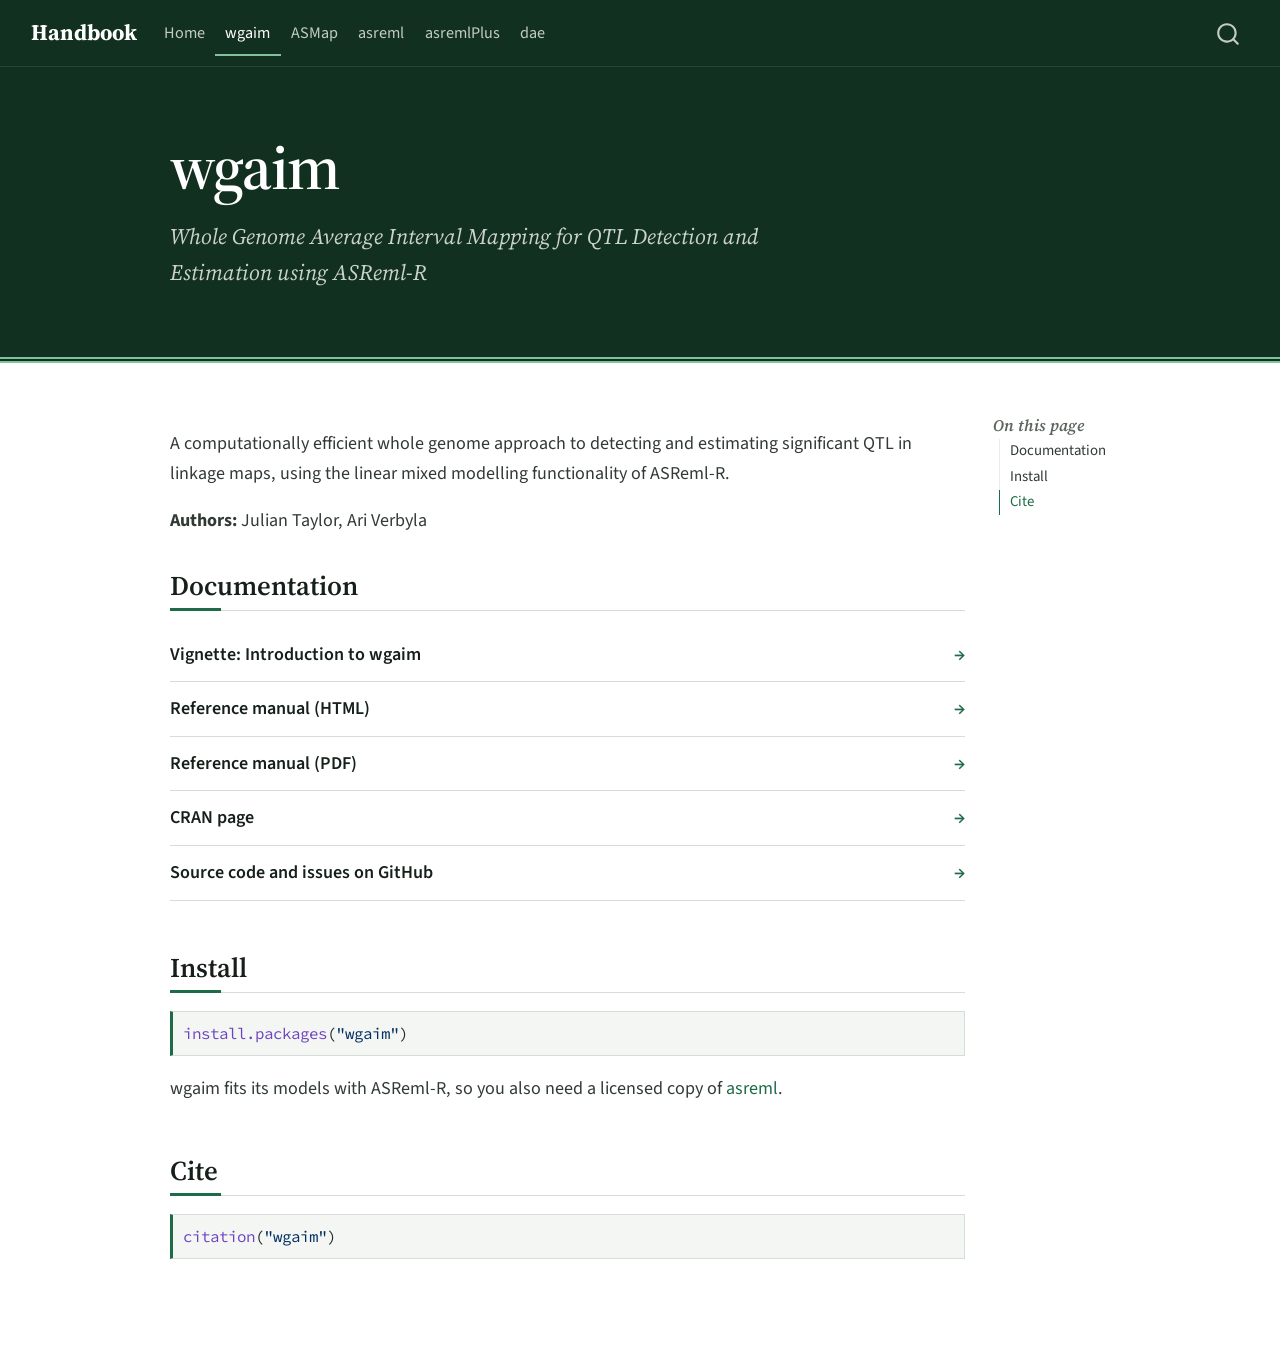
<file: packages/wgaim.html>
<!DOCTYPE html>
<html xmlns="http://www.w3.org/1999/xhtml" lang="en" xml:lang="en"><head>

<meta charset="utf-8">
<meta name="generator" content="quarto-1.10.18">

<meta name="viewport" content="width=device-width, initial-scale=1.0, user-scalable=yes">


<title>wgaim – Handbook</title>
<style>
/* Default styles provided by pandoc.
** See https://pandoc.org/MANUAL.html#variables-for-html for config info.
*/
span.smallcaps{font-variant: small-caps;}
div.columns{display: flex; gap: 1.5em;}
div.column{flex: auto;}
@media screen {
div.columns{gap: min(4vw, 1.5em);}
div.column{overflow-x: auto;}
}
div.hanging-indent{margin-left: 1.5em; text-indent: -1.5em;}
ul.task-list{list-style: none;}
ul.task-list li input[type="checkbox"] {
  width: 0.8em;
  margin: 0 0.8em 0.2em -1em; /* quarto-specific, see https://github.com/quarto-dev/quarto-cli/issues/4556 */ 
  vertical-align: middle;
}
/* CSS for syntax highlighting */
html { -webkit-text-size-adjust: 100%; }
pre > code.sourceCode { white-space: pre; position: relative; }
pre > code.sourceCode > span { display: inline-block; line-height: 1.25; }
pre > code.sourceCode > span:empty { height: 1.2em; }
.sourceCode { overflow: visible; }
code.sourceCode > span { color: inherit; text-decoration: inherit; }
div.sourceCode { margin: 1em 0; }
pre.sourceCode { margin: 0; }
@media screen {
div.sourceCode { overflow: auto; }
}
@media print {
pre > code.sourceCode { white-space: pre-wrap; }
pre > code.sourceCode > span { text-indent: -5em; padding-left: 5em; }
}
pre.numberSource code
  { counter-reset: source-line 0; }
pre.numberSource code > span
  { position: relative; left: -4em; counter-increment: source-line; }
pre.numberSource code > span > a:first-child::before
  { content: counter(source-line);
    position: relative; left: -1em; text-align: right; vertical-align: baseline;
    border: none; display: inline-block;
    -webkit-touch-callout: none; -webkit-user-select: none;
    -khtml-user-select: none; -moz-user-select: none;
    -ms-user-select: none; user-select: none;
    padding: 0 4px; width: 4em;
  }
pre.numberSource { margin-left: 3em;  padding-left: 4px; }
div.sourceCode
  {   }
@media screen {
pre > code.sourceCode > span > a:first-child::before { text-decoration: underline; }
}
</style>


<script src="../site_libs/quarto-nav/quarto-nav.js"></script>
<script src="../site_libs/quarto-nav/headroom.min.js"></script>
<script src="../site_libs/clipboard/clipboard.min.js"></script>
<script src="../site_libs/quarto-search/autocomplete.umd.js"></script>
<script src="../site_libs/quarto-search/fuse.min.js"></script>
<script src="../site_libs/quarto-search/quarto-search.js"></script>
<meta name="quarto:offset" content="../">
<script src="../site_libs/quarto-html/quarto.js" type="module"></script>
<script src="../site_libs/quarto-html/tabsets/tabsets.js" type="module"></script>
<script src="../site_libs/quarto-html/popper.min.js"></script>
<script src="../site_libs/quarto-html/tippy.umd.min.js"></script>
<script src="../site_libs/quarto-html/anchor.min.js"></script>
<link href="../site_libs/quarto-html/tippy.css" rel="stylesheet">
<link href="../site_libs/quarto-html/quarto-syntax-highlighting-aa138d3384c3638adcc6997213ef9472.css" rel="stylesheet" id="quarto-text-highlighting-styles">
<script src="../site_libs/bootstrap/bootstrap.min.js"></script>
<link href="../site_libs/bootstrap/bootstrap-icons.css" rel="stylesheet">
<link href="../site_libs/bootstrap/bootstrap-03972ded73d9a951f995f123ca75a93f.min.css" rel="stylesheet" append-hash="true" id="quarto-bootstrap" data-mode="light">
<script id="quarto-search-options" type="application/json">{
  "location": "navbar",
  "copy-button": false,
  "collapse-after": 3,
  "panel-placement": "end",
  "type": "overlay",
  "limit": 50,
  "keyboard-shortcut": [
    "f",
    "/",
    "s"
  ],
  "show-item-context": false,
  "language": {
    "search-no-results-text": "No results",
    "search-matching-documents-text": "matching documents",
    "search-copy-link-title": "Copy link to search",
    "search-hide-matches-text": "Hide additional matches",
    "search-more-match-text": "more match in this document",
    "search-more-matches-text": "more matches in this document",
    "search-clear-button-title": "Clear",
    "search-text-placeholder": "",
    "search-detached-cancel-button-title": "Cancel",
    "search-submit-button-title": "Submit",
    "search-label": "Search"
  }
}</script>


</head>

<body class="nav-fixed quarto-light">

<div id="quarto-search-results"></div>
  <header id="quarto-header" class="headroom fixed-top quarto-banner">
    <nav class="navbar navbar-expand-lg " data-bs-theme="dark">
      <div class="navbar-container container-fluid">
      <div class="navbar-brand-container mx-auto">
    <a class="navbar-brand" href="../index.html">
    <span class="navbar-title">Handbook</span>
    </a>
  </div>
            <div id="quarto-search" class="" title="Search"></div>
          <button class="navbar-toggler" type="button" data-bs-toggle="collapse" data-bs-target="#navbarCollapse" aria-controls="navbarCollapse" role="menu" aria-expanded="false" aria-label="Toggle navigation" onclick="if (window.quartoToggleHeadroom) { window.quartoToggleHeadroom(); }">
  <span class="navbar-toggler-icon"></span>
</button>
          <div class="collapse navbar-collapse" id="navbarCollapse">
            <ul class="navbar-nav navbar-nav-scroll me-auto">
  <li class="nav-item">
    <a class="nav-link" href="../index.html"> 
<span class="menu-text">Home</span></a>
  </li>  
  <li class="nav-item">
    <a class="nav-link active" href="../packages/wgaim.html" aria-current="page"> 
<span class="menu-text">wgaim</span></a>
  </li>  
  <li class="nav-item">
    <a class="nav-link" href="../packages/asmap.html"> 
<span class="menu-text">ASMap</span></a>
  </li>  
  <li class="nav-item">
    <a class="nav-link" href="../packages/asreml.html"> 
<span class="menu-text">asreml</span></a>
  </li>  
  <li class="nav-item">
    <a class="nav-link" href="../packages/asremlplus.html"> 
<span class="menu-text">asremlPlus</span></a>
  </li>  
  <li class="nav-item">
    <a class="nav-link" href="../packages/dae.html"> 
<span class="menu-text">dae</span></a>
  </li>  
</ul>
          </div> <!-- /navcollapse -->
            <div class="quarto-navbar-tools">
</div>
      </div> <!-- /container-fluid -->
    </nav>
</header>
<!-- content -->
<header id="title-block-header" class="quarto-title-block default page-columns page-full">
  <div class="quarto-title-banner page-columns page-full">
    <div class="quarto-title column-body">
      <h1 class="title">wgaim</h1>
            <p class="subtitle lead">Whole Genome Average Interval Mapping for QTL Detection and Estimation using ASReml-R</p>
                      </div>
  </div>
    
  
  <div class="quarto-title-meta">

      
    
      
    </div>
    
  
  </header><div id="quarto-content" class="quarto-container page-columns page-rows-contents page-layout-article page-navbar">
<!-- sidebar -->
<!-- margin-sidebar -->
    <div id="quarto-margin-sidebar" class="sidebar margin-sidebar">
        <nav id="TOC" role="doc-toc" class="toc-active">
    <h2 id="toc-title">On this page</h2>
   
  <ul>
  <li><a href="#documentation" id="toc-documentation" class="nav-link active" data-scroll-target="#documentation">Documentation</a></li>
  <li><a href="#install" id="toc-install" class="nav-link" data-scroll-target="#install">Install</a></li>
  <li><a href="#cite" id="toc-cite" class="nav-link" data-scroll-target="#cite">Cite</a></li>
  </ul>
</nav>
    </div>
<!-- main -->
<main class="content quarto-banner-title-block" id="quarto-document-content">





<p>A computationally efficient whole genome approach to detecting and estimating significant QTL in linkage maps, using the linear mixed modelling functionality of ASReml-R.</p>
<p><strong>Authors:</strong> Julian Taylor, Ari Verbyla</p>
<section id="documentation" class="level2">
<h2 class="anchored" data-anchor-id="documentation">Documentation</h2>
<div class="resource-list">
<ul>
<li><a href="https://cran.r-project.org/web/packages/wgaim/vignettes/wgaim_intro.html">Vignette: Introduction to wgaim</a></li>
<li><a href="https://cran.r-project.org/web/packages/wgaim/refman/wgaim.html">Reference manual (HTML)</a></li>
<li><a href="https://cran.r-project.org/web/packages/wgaim/wgaim.pdf">Reference manual (PDF)</a></li>
<li><a href="https://CRAN.R-project.org/package=wgaim">CRAN page</a></li>
<li><a href="https://github.com/DrJ001/wgaim">Source code and issues on GitHub</a></li>
</ul>
</div>
</section>
<section id="install" class="level2">
<h2 class="anchored" data-anchor-id="install">Install</h2>
<div class="code-copy-outer-scaffold"><div class="sourceCode" id="cb1"><pre class="sourceCode r code-with-copy"><code class="sourceCode r"><span id="cb1-1"><a href="#cb1-1" aria-hidden="true" tabindex="-1"></a><span class="fu">install.packages</span>(<span class="st">"wgaim"</span>)</span></code></pre></div><button title="Copy to Clipboard" class="code-copy-button"><i class="bi"></i></button></div>
<p>wgaim fits its models with ASReml-R, so you also need a licensed copy of <a href="../packages/asreml.html">asreml</a>.</p>
</section>
<section id="cite" class="level2">
<h2 class="anchored" data-anchor-id="cite">Cite</h2>
<div class="code-copy-outer-scaffold"><div class="sourceCode" id="cb2"><pre class="sourceCode r code-with-copy"><code class="sourceCode r"><span id="cb2-1"><a href="#cb2-1" aria-hidden="true" tabindex="-1"></a><span class="fu">citation</span>(<span class="st">"wgaim"</span>)</span></code></pre></div><button title="Copy to Clipboard" class="code-copy-button"><i class="bi"></i></button></div>


</section>

</main> <!-- /main -->
<script id="quarto-html-after-body" type="application/javascript">
  window.document.addEventListener("DOMContentLoaded", function (event) {
    const icon = "";
    const anchorJS = new window.AnchorJS();
    anchorJS.options = {
      placement: 'right',
      icon: icon
    };
    anchorJS.add('.anchored');
    const isCodeAnnotation = (el) => {
      for (const clz of el.classList) {
        if (clz.startsWith('code-annotation-')) {                     
          return true;
        }
      }
      return false;
    }
    const onCopySuccess = function(e) {
      // button target
      const button = e.trigger;
      // don't keep focus
      button.blur();
      // flash "checked"
      button.classList.add('code-copy-button-checked');
      var currentTitle = button.getAttribute("title");
      button.setAttribute("title", "Copied!");
      let tooltip;
      if (window.bootstrap) {
        button.setAttribute("data-bs-toggle", "tooltip");
        button.setAttribute("data-bs-placement", "left");
        button.setAttribute("data-bs-title", "Copied!");
        tooltip = new bootstrap.Tooltip(button, 
          { trigger: "manual", 
            customClass: "code-copy-button-tooltip",
            offset: [0, -8]});
        tooltip.show();    
      }
      setTimeout(function() {
        if (tooltip) {
          tooltip.hide();
          button.removeAttribute("data-bs-title");
          button.removeAttribute("data-bs-toggle");
          button.removeAttribute("data-bs-placement");
        }
        button.setAttribute("title", currentTitle);
        button.classList.remove('code-copy-button-checked');
      }, 1000);
      // clear code selection
      e.clearSelection();
    }
    const getTextToCopy = function(trigger) {
      const outerScaffold = trigger.parentElement.cloneNode(true);
      const codeEl = outerScaffold.querySelector('code');
      for (const childEl of codeEl.children) {
        if (isCodeAnnotation(childEl)) {
          childEl.remove();
        }
      }
      return codeEl.innerText;
    }
    const clipboard = new window.ClipboardJS('.code-copy-button:not([data-in-quarto-modal])', {
      text: getTextToCopy
    });
    clipboard.on('success', onCopySuccess);
    if (window.document.getElementById('quarto-embedded-source-code-modal')) {
      const clipboardModal = new window.ClipboardJS('.code-copy-button[data-in-quarto-modal]', {
        text: getTextToCopy,
        container: window.document.getElementById('quarto-embedded-source-code-modal')
      });
      clipboardModal.on('success', onCopySuccess);
    }
      var localhostRegex = new RegExp(/^(?:http|https):\/\/localhost\:?[0-9]*\//);
      var mailtoRegex = new RegExp(/^mailto:/);
        var filterRegex = new RegExp("https:\/\/AAGI-AUS\.github\.io\/handbook\/");
      var isInternal = (href) => {
          return filterRegex.test(href) || localhostRegex.test(href) || mailtoRegex.test(href);
      }
      // Inspect non-navigation links and adorn them if external
     var links = window.document.querySelectorAll('a[href]:not(.nav-link):not(.navbar-brand):not(.toc-action):not(.sidebar-link):not(.sidebar-item-toggle):not(.pagination-link):not(.no-external):not([aria-hidden]):not(.dropdown-item):not(.quarto-navigation-tool):not(.about-link)');
      for (var i=0; i<links.length; i++) {
        const link = links[i];
        if (!isInternal(link.href)) {
          // undo the damage that might have been done by quarto-nav.js in the case of
          // links that we want to consider external
          if (link.dataset.originalHref !== undefined) {
            link.href = link.dataset.originalHref;
          }
        }
      }
    function tippyHover(el, contentFn, onTriggerFn, onUntriggerFn) {
      const config = {
        allowHTML: true,
        maxWidth: 500,
        delay: 100,
        arrow: false,
        appendTo: function(el) {
            return el.parentElement;
        },
        interactive: true,
        interactiveBorder: 10,
        theme: 'quarto',
        placement: 'bottom-start',
      };
      if (contentFn) {
        config.content = contentFn;
      }
      if (onTriggerFn) {
        config.onTrigger = onTriggerFn;
      }
      if (onUntriggerFn) {
        config.onUntrigger = onUntriggerFn;
      }
      window.tippy(el, config); 
    }
    const noterefs = window.document.querySelectorAll('a[role="doc-noteref"]');
    for (var i=0; i<noterefs.length; i++) {
      const ref = noterefs[i];
      tippyHover(ref, function() {
        // use id or data attribute instead here
        let href = ref.getAttribute('data-footnote-href') || ref.getAttribute('href');
        try { href = new URL(href).hash; } catch {}
        const id = href.replace(/^#\/?/, "");
        const note = window.document.getElementById(id);
        if (note) {
          return note.innerHTML;
        } else {
          return "";
        }
      });
    }
    const xrefs = window.document.querySelectorAll('a.quarto-xref');
    const processXRef = (id, note) => {
      // Strip column container classes
      const stripColumnClz = (el) => {
        el.classList.remove("page-full", "page-columns");
        if (el.children) {
          for (const child of el.children) {
            stripColumnClz(child);
          }
        }
      }
      stripColumnClz(note)
      if (id === null || id.startsWith('sec-')) {
        // Special case sections, only their first couple elements
        const container = document.createElement("div");
        if (note.children && note.children.length > 2) {
          container.appendChild(note.children[0].cloneNode(true));
          for (let i = 1; i < note.children.length; i++) {
            const child = note.children[i];
            if (child.tagName === "P" && child.innerText === "") {
              continue;
            } else {
              container.appendChild(child.cloneNode(true));
              break;
            }
          }
          if (window.Quarto?.typesetMath) {
            window.Quarto.typesetMath(container);
          }
          return container.innerHTML
        } else {
          if (window.Quarto?.typesetMath) {
            window.Quarto.typesetMath(note);
          }
          return note.innerHTML;
        }
      } else {
        // Remove any anchor links if they are present
        const anchorLink = note.querySelector('a.anchorjs-link');
        if (anchorLink) {
          anchorLink.remove();
        }
        if (window.Quarto?.typesetMath) {
          window.Quarto.typesetMath(note);
        }
        if (note.classList.contains("callout")) {
          return note.outerHTML;
        } else {
          return note.innerHTML;
        }
      }
    }
    for (var i=0; i<xrefs.length; i++) {
      const xref = xrefs[i];
      tippyHover(xref, undefined, function(instance) {
        instance.disable();
        let url = xref.getAttribute('href');
        let hash = undefined; 
        if (url.startsWith('#')) {
          hash = url;
        } else {
          try { hash = new URL(url).hash; } catch {}
        }
        if (hash) {
          const id = hash.replace(/^#\/?/, "");
          const note = window.document.getElementById(id);
          if (note !== null) {
            try {
              const html = processXRef(id, note.cloneNode(true));
              instance.setContent(html);
            } finally {
              instance.enable();
              instance.show();
            }
          } else {
            // See if we can fetch this
            fetch(url.split('#')[0])
            .then(res => res.text())
            .then(html => {
              const parser = new DOMParser();
              const htmlDoc = parser.parseFromString(html, "text/html");
              const note = htmlDoc.getElementById(id);
              if (note !== null) {
                const html = processXRef(id, note);
                instance.setContent(html);
              } 
            }).finally(() => {
              instance.enable();
              instance.show();
            });
          }
        } else {
          // See if we can fetch a full url (with no hash to target)
          // This is a special case and we should probably do some content thinning / targeting
          fetch(url)
          .then(res => res.text())
          .then(html => {
            const parser = new DOMParser();
            const htmlDoc = parser.parseFromString(html, "text/html");
            const note = htmlDoc.querySelector('main.content');
            if (note !== null) {
              // This should only happen for chapter cross references
              // (since there is no id in the URL)
              // remove the first header
              if (note.children.length > 0 && note.children[0].tagName === "HEADER") {
                note.children[0].remove();
              }
              const html = processXRef(null, note);
              instance.setContent(html);
            } 
          }).finally(() => {
            instance.enable();
            instance.show();
          });
        }
      }, function(instance) {
      });
    }
        let selectedAnnoteEl;
        const selectorForAnnotation = ( cell, annotation) => {
          let cellAttr = 'data-code-cell="' + cell + '"';
          let lineAttr = 'data-code-annotation="' +  annotation + '"';
          const selector = 'span[' + cellAttr + '][' + lineAttr + ']';
          return selector;
        }
        const selectCodeLines = (annoteEl) => {
          const doc = window.document;
          const targetCell = annoteEl.getAttribute("data-target-cell");
          const targetAnnotation = annoteEl.getAttribute("data-target-annotation");
          const annoteSpan = window.document.querySelector(selectorForAnnotation(targetCell, targetAnnotation));
          const lines = annoteSpan.getAttribute("data-code-lines").split(",");
          const lineIds = lines.map((line) => {
            return targetCell + "-" + line;
          })
          let top = null;
          let height = null;
          let parent = null;
          if (lineIds.length > 0) {
              //compute the position of the single el (top and bottom and make a div)
              const el = window.document.getElementById(lineIds[0]);
              top = el.offsetTop;
              height = el.offsetHeight;
              parent = el.parentElement.parentElement;
            if (lineIds.length > 1) {
              const lastEl = window.document.getElementById(lineIds[lineIds.length - 1]);
              const bottom = lastEl.offsetTop + lastEl.offsetHeight;
              height = bottom - top;
            }
            if (top !== null && height !== null && parent !== null) {
              // cook up a div (if necessary) and position it 
              let div = window.document.getElementById("code-annotation-line-highlight");
              if (div === null) {
                div = window.document.createElement("div");
                div.setAttribute("id", "code-annotation-line-highlight");
                div.style.position = 'absolute';
                parent.appendChild(div);
              }
              div.style.top = top - 2 + "px";
              div.style.height = height + 4 + "px";
              div.style.left = 0;
              let gutterDiv = window.document.getElementById("code-annotation-line-highlight-gutter");
              if (gutterDiv === null) {
                gutterDiv = window.document.createElement("div");
                gutterDiv.setAttribute("id", "code-annotation-line-highlight-gutter");
                gutterDiv.style.position = 'absolute';
                const codeCell = window.document.getElementById(targetCell);
                const gutter = codeCell.querySelector('.code-annotation-gutter');
                gutter.appendChild(gutterDiv);
              }
              gutterDiv.style.top = top - 2 + "px";
              gutterDiv.style.height = height + 4 + "px";
            }
            selectedAnnoteEl = annoteEl;
          }
        };
        const unselectCodeLines = () => {
          const elementsIds = ["code-annotation-line-highlight", "code-annotation-line-highlight-gutter"];
          elementsIds.forEach((elId) => {
            const div = window.document.getElementById(elId);
            if (div) {
              div.remove();
            }
          });
          selectedAnnoteEl = undefined;
        };
          // Handle positioning of the toggle
      window.addEventListener(
        "resize",
        throttle(() => {
          elRect = undefined;
          if (selectedAnnoteEl) {
            selectCodeLines(selectedAnnoteEl);
          }
        }, 10)
      );
      function throttle(fn, ms) {
      let throttle = false;
      let timer;
        return (...args) => {
          if(!throttle) { // first call gets through
              fn.apply(this, args);
              throttle = true;
          } else { // all the others get throttled
              if(timer) clearTimeout(timer); // cancel #2
              timer = setTimeout(() => {
                fn.apply(this, args);
                timer = throttle = false;
              }, ms);
          }
        };
      }
        // Attach click handler to the DT
        const annoteDls = window.document.querySelectorAll('dt[data-target-cell]');
        for (const annoteDlNode of annoteDls) {
          annoteDlNode.addEventListener('click', (event) => {
            const clickedEl = event.target;
            if (clickedEl !== selectedAnnoteEl) {
              unselectCodeLines();
              const activeEl = window.document.querySelector('dt[data-target-cell].code-annotation-active');
              if (activeEl) {
                activeEl.classList.remove('code-annotation-active');
              }
              selectCodeLines(clickedEl);
              clickedEl.classList.add('code-annotation-active');
            } else {
              // Unselect the line
              unselectCodeLines();
              clickedEl.classList.remove('code-annotation-active');
            }
          });
        }
    const findCites = (el) => {
      const parentEl = el.parentElement;
      if (parentEl) {
        const cites = parentEl.dataset.cites;
        if (cites) {
          return {
            el,
            cites: cites.split(' ')
          };
        } else {
          return findCites(el.parentElement)
        }
      } else {
        return undefined;
      }
    };
    var bibliorefs = window.document.querySelectorAll('a[role="doc-biblioref"]');
    for (var i=0; i<bibliorefs.length; i++) {
      const ref = bibliorefs[i];
      const citeInfo = findCites(ref);
      if (citeInfo) {
        tippyHover(citeInfo.el, function() {
          var popup = window.document.createElement('div');
          citeInfo.cites.forEach(function(cite) {
            var citeDiv = window.document.createElement('div');
            citeDiv.classList.add('hanging-indent');
            citeDiv.classList.add('csl-entry');
            var biblioDiv = window.document.getElementById('ref-' + cite);
            if (biblioDiv) {
              citeDiv.innerHTML = biblioDiv.innerHTML;
            }
            popup.appendChild(citeDiv);
          });
          return popup.innerHTML;
        });
      }
    }
  });
  </script>
</div> <!-- /content -->




</body></html>
</file>
<file: site_libs/quarto-html/tippy.css>
.tippy-box[data-animation=fade][data-state=hidden]{opacity:0}[data-tippy-root]{max-width:calc(100vw - 10px)}.tippy-box{position:relative;background-color:#333;color:#fff;border-radius:4px;font-size:14px;line-height:1.4;white-space:normal;outline:0;transition-property:transform,visibility,opacity}.tippy-box[data-placement^=top]>.tippy-arrow{bottom:0}.tippy-box[data-placement^=top]>.tippy-arrow:before{bottom:-7px;left:0;border-width:8px 8px 0;border-top-color:initial;transform-origin:center top}.tippy-box[data-placement^=bottom]>.tippy-arrow{top:0}.tippy-box[data-placement^=bottom]>.tippy-arrow:before{top:-7px;left:0;border-width:0 8px 8px;border-bottom-color:initial;transform-origin:center bottom}.tippy-box[data-placement^=left]>.tippy-arrow{right:0}.tippy-box[data-placement^=left]>.tippy-arrow:before{border-width:8px 0 8px 8px;border-left-color:initial;right:-7px;transform-origin:center left}.tippy-box[data-placement^=right]>.tippy-arrow{left:0}.tippy-box[data-placement^=right]>.tippy-arrow:before{left:-7px;border-width:8px 8px 8px 0;border-right-color:initial;transform-origin:center right}.tippy-box[data-inertia][data-state=visible]{transition-timing-function:cubic-bezier(.54,1.5,.38,1.11)}.tippy-arrow{width:16px;height:16px;color:#333}.tippy-arrow:before{content:"";position:absolute;border-color:transparent;border-style:solid}.tippy-content{position:relative;padding:5px 9px;z-index:1}
</file>
<file: site_libs/quarto-html/quarto-syntax-highlighting-aa138d3384c3638adcc6997213ef9472.css>
/* quarto syntax highlight colors */
:root {
  --quarto-hl-al-color: #ff5555;
  --quarto-hl-an-color: #6a737d;
  --quarto-hl-at-color: #d73a49;
  --quarto-hl-bn-color: #005cc5;
  --quarto-hl-bu-color: #d73a49;
  --quarto-hl-ch-color: #032f62;
  --quarto-hl-co-color: #6a737d;
  --quarto-hl-cv-color: #6a737d;
  --quarto-hl-cn-color: #005cc5;
  --quarto-hl-cf-color: #d73a49;
  --quarto-hl-dt-color: #d73a49;
  --quarto-hl-dv-color: #005cc5;
  --quarto-hl-do-color: #6a737d;
  --quarto-hl-er-color: #ff5555;
  --quarto-hl-ex-color: #d73a49;
  --quarto-hl-fl-color: #005cc5;
  --quarto-hl-fu-color: #6f42c1;
  --quarto-hl-im-color: #032f62;
  --quarto-hl-in-color: #6a737d;
  --quarto-hl-kw-color: #d73a49;
  --quarto-hl-op-color: #24292e;
  --quarto-hl-pp-color: #d73a49;
  --quarto-hl-re-color: #6a737d;
  --quarto-hl-sc-color: #005cc5;
  --quarto-hl-ss-color: #032f62;
  --quarto-hl-st-color: #032f62;
  --quarto-hl-va-color: #e36209;
  --quarto-hl-vs-color: #032f62;
  --quarto-hl-wa-color: #ff5555;
}

/* other quarto variables */
:root {
  --quarto-font-monospace: "Source Code Pro", ui-monospace, SFMono-Regular, Menlo, monospace;
}

/* syntax highlight based on Pandoc's rules */
pre > code.sourceCode > span {
  color: #24292e;
}

code.sourceCode > span {
  color: #24292e;
}

div.sourceCode,
div.sourceCode pre.sourceCode {
  color: #24292e;
}

/* Normal */
code span {
  color: #24292e;
}

/* Alert */
code span.al {
  font-weight: bold;
  color: #ff5555;
}

/* Annotation */
code span.an {
  color: #6a737d;
}

/* Attribute */
code span.at {
  color: #d73a49;
}

/* BaseN */
code span.bn {
  color: #005cc5;
}

/* BuiltIn */
code span.bu {
  color: #d73a49;
}

/* ControlFlow */
code span.cf {
  color: #d73a49;
}

/* Char */
code span.ch {
  color: #032f62;
}

/* Constant */
code span.cn {
  color: #005cc5;
}

/* Comment */
code span.co {
  color: #6a737d;
}

/* CommentVar */
code span.cv {
  color: #6a737d;
}

/* Documentation */
code span.do {
  color: #6a737d;
}

/* DataType */
code span.dt {
  color: #d73a49;
}

/* DecVal */
code span.dv {
  color: #005cc5;
}

/* Error */
code span.er {
  color: #ff5555;
  text-decoration: underline;
}

/* Extension */
code span.ex {
  font-weight: bold;
  color: #d73a49;
}

/* Float */
code span.fl {
  color: #005cc5;
}

/* Function */
code span.fu {
  color: #6f42c1;
}

/* Import */
code span.im {
  color: #032f62;
}

/* Information */
code span.in {
  color: #6a737d;
}

/* Keyword */
code span.kw {
  color: #d73a49;
}

/* Operator */
code span.op {
  color: #24292e;
}

/* Preprocessor */
code span.pp {
  color: #d73a49;
}

/* RegionMarker */
code span.re {
  color: #6a737d;
}

/* SpecialChar */
code span.sc {
  color: #005cc5;
}

/* SpecialString */
code span.ss {
  color: #032f62;
}

/* String */
code span.st {
  color: #032f62;
}

/* Variable */
code span.va {
  color: #e36209;
}

/* VerbatimString */
code span.vs {
  color: #032f62;
}

/* Warning */
code span.wa {
  color: #ff5555;
}

.prevent-inlining {
  content: "</";
}

/*# sourceMappingURL=dd1d80b881fef9bb152e08b3a16983d3.css.map */
</file>
